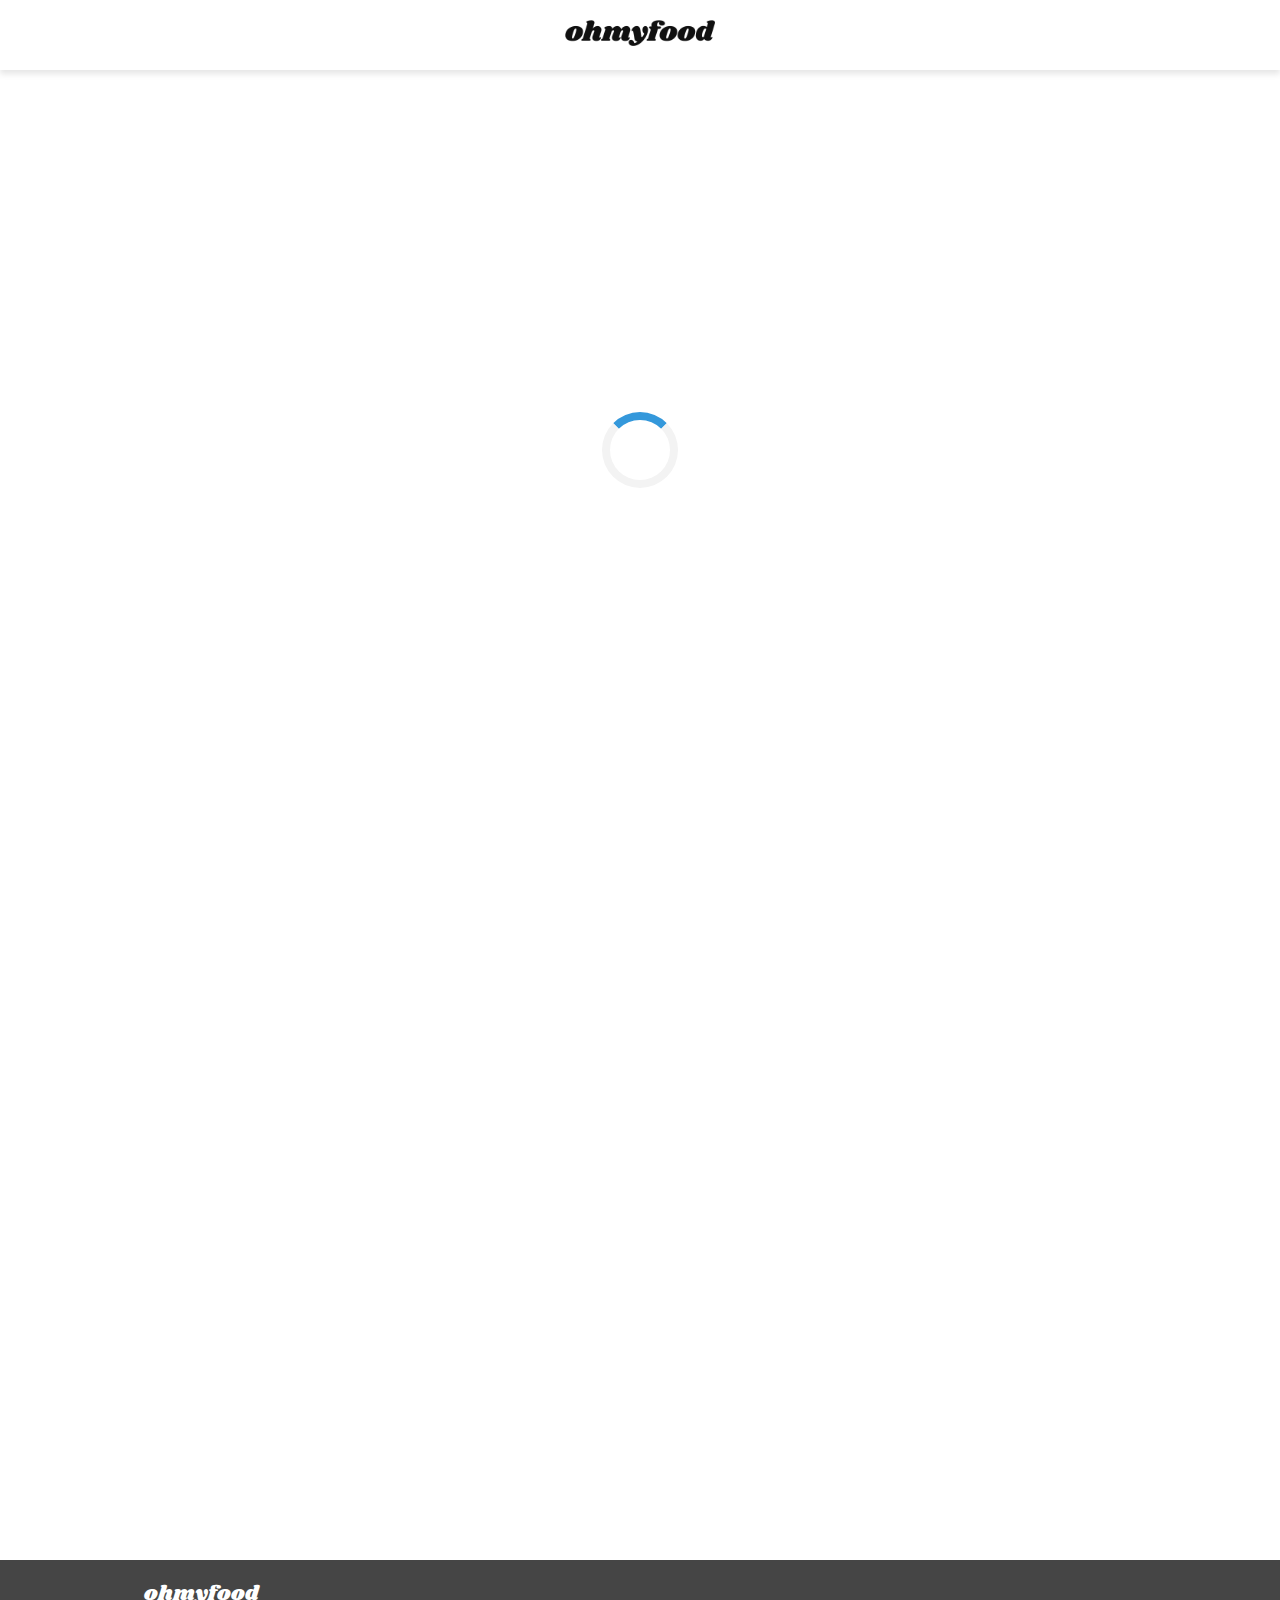
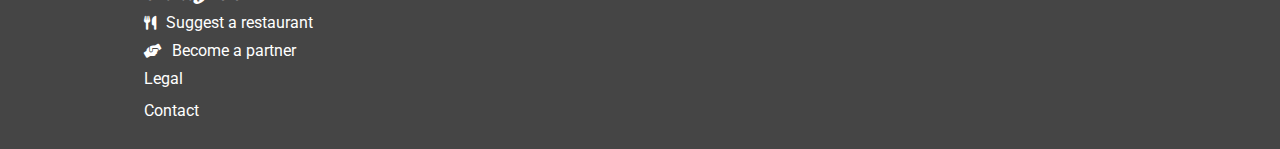
<file: index.html>
<!DOCTYPE html>
<html lang="en">

<head>
    <meta charset="UTF-8">
    <meta name="viewport" content="width=device-width, initial-scale=1.0">
    <title>OhMyFood - Home</title>
    <link rel="stylesheet" href="https://cdnjs.cloudflare.com/ajax/libs/font-awesome/6.0.0-beta3/css/all.min.css">
    <link rel="stylesheet" href="./styles/headerfooter.css">
    <link rel="stylesheet" href="./styles/home.css">
    <link rel="stylesheet" href="./sass/styles.css">
</head>

<body>

    <div class="spinner-container">
        <div class="spinner"></div>
    </div>

    <header class="header-container">
        <a href="./index.html">
            <img class="logo" src="./images/logo/ohmyfood.png" alt="OhMyFood Header Logo">
        </a>
    </header>

    <main class="content">
        <!-- Location Section -->
        <section class="location">
            <span><i class="fas fa-map-marker-alt fa-xl"></i></span>
            <span class="location-text">Paris, Belleville</span>
        </section>

        <!-- Book Menu -->
        <section class="book-menu-container">
            <h2>Book the menu you like</h2>
            <p class="restaurants-text">Discover top-of-art restaurants we picked for you</p>
            <button class="explore-restaurants">Explore our restaurants</button>
        </section>

        <!-- Restaurant Working / How it works section -->
        <section class="restaurant-working">
            <h2>How it works</h2>
            <div class="restaurant-works-container">
                <!-- Choose Restaurant button -->
                <div class="choose-restaurant-button">
                    <span class="choose-restaurant-button-circle">1</span>
                    <span class="choose-restaurant-text">
                        <i class="fas fa-mobile-alt"></i>
                        <span class="restaurant-single-text">Choose a restaurant</span>
                    </span>
                </div>
    
                <!-- Create Menu button -->
                <div class="choose-restaurant-button">
                    <span class="choose-restaurant-button-circle">2</span>
                    <span class="choose-restaurant-text">
                        <i class="fas fa-list"></i>
                        <span class="restaurant-single-text">Create your menu</span>
                    </span>
                </div>
    
                <!-- Enjoy Restaurant button -->
                <div class="enjoy-restaurant-button">
                    <span class="enjoy-restaurant-button-circle">3</span>
                    <span class="enjoy-restaurant-text">
                        <i class="fa-solid fa-store fa-xl"></i>
                        <span class="restaurant-single-text">Go enjoy it at the restaurant</span>
                    </span>
                </div>
            </div>
        </section>

        <!-- Restaurants Section -->
        <section class="restaurants-section-container">
            <div class="restaurants-section">
                <h2>Restaurants</h2>
        
                <!-- Products -->
                <article class="products">
                    <!-- 1st Product -->
                    <div class="product-card">
                        <div class="image-container">
                            <a href="./html/fullpalette.html">
                                <img class="product-img" src="./images/restaurants/The-Full-Palette.jpg" alt="The Full Palette">
                                <div class="new-badge">NEW</div>
                            </a>
                        </div>
                        <div class="product-info">
                            <div class="product-title-location">
                                <a href="./html/fullpalette.html">
                                    <div class="product-name">The Full Palette</div>
                                    <div class="product-location">New York</div>
                                </a>
                            </div>
                            <div class="product-rating">
                                <input type="checkbox" id="heart-toggle-1" />
                                <label for="heart-toggle-1" class="heart-icon">
                                    <i class="fa-regular fa-heart"></i>
                                    <i class="fa-solid fa-heart"></i>
                                </label>
                            </div>
                        </div>
                    </div>
        
                    <!-- 2nd Product -->
                    <div class="product-card">
                        <div class="image-container">
                            <a href="./html/enchantedplate.html">
                                <img class="product-img" src="./images/restaurants/The-Enchanted-Plate.jpg" alt="The Enchanted Plate">
                                <div class="new-badge">NEW</div>
                            </a>
                        </div>
                        <div class="product-info">
                            <div class="product-title-location">
                                <a href="./html/enchantedplate.html">
                                    <div class="product-name">The Enchanted Plate</div>
                                    <div class="product-location">New York</div>
                                </a>
                            </div>
                            <div class="product-rating">
                                <input type="checkbox" id="heart-toggle-2" />
                                <label for="heart-toggle-2" class="heart-icon">
                                    <i class="fa-regular fa-heart"></i>
                                    <i class="fa-solid fa-heart"></i>
                                </label>
                            </div>
                        </div>
                    </div>
        
                    <!-- 3rd Product -->
                    <div class="product-card">
                        <a href="./html/bastille.html">
                            <div class="image-container">
                                <img class="product-img" src="./images/restaurants/Bastille.jpg" alt="Bastille">
                            </div>
                        </a>
                        <div class="product-info">
                            <div class="product-title-location">
                                <a href="./html/bastille.html">
                                    <div class="product-name">Bastille</div>
                                    <div class="product-location">New York</div>
                                </a>
                            </div>
                            <div class="product-rating">
                                <input type="checkbox" id="heart-toggle-3" />
                                <label for="heart-toggle-3" class="heart-icon">
                                    <i class="fa-regular fa-heart"></i>
                                    <i class="fa-solid fa-heart"></i>
                                </label>
                            </div>
                        </div>
                    </div>
        
                    <!-- 4th Product -->
                    <div class="product-card">
                        <a href="./html/legourmand.html">
                            <div class="image-container">
                                <img class="product-img" src="./images/restaurants/Le-Gourmand.jpg" alt="Le Gourmand">
                            </div>
                        </a>
                        <div class="product-info">
                            <div class="product-title-location">
                                <a href="./html/legourmand.html">
                                    <div class="product-name">Le Gourmand</div>
                                    <div class="product-location">New York</div>
                                </a>
                            </div>
                            <div class="product-rating">
                                <input type="checkbox" id="heart-toggle-4" />
                                <label for="heart-toggle-4" class="heart-icon">
                                    <i class="fa-regular fa-heart"></i> 
                                    <i class="fa-solid fa-heart"></i>
                                </label>
                            </div>
                        </div>
                    </div>
                </article>
            </div>
        </section>
        
    </main>

    <footer class="footer-container">
        <div class="footer-icons-container">
            <a href="index.html"><span class="footer-logo-text">ohmyfood</span></a>
            <a href="#"><span class="footer-page"><span class="footer-icon"><i class="fas fa-utensils"></i></span>Suggest a
                restaurant</span></a>
            <a href="#"><span class="footer-page"><span class="footer-icon"><i class="fa-solid fa-handshake-angle"></i></span>Become a
                partner</span></a>
            <a href="#"><span class="footer-page">Legal</span></a>
            <span class="footer-page"><a class="contact" href="mailto:ohmyfood@gmail.com">Contact</a></span>
        </div>
    </footer>
</body>

</html>
</file>
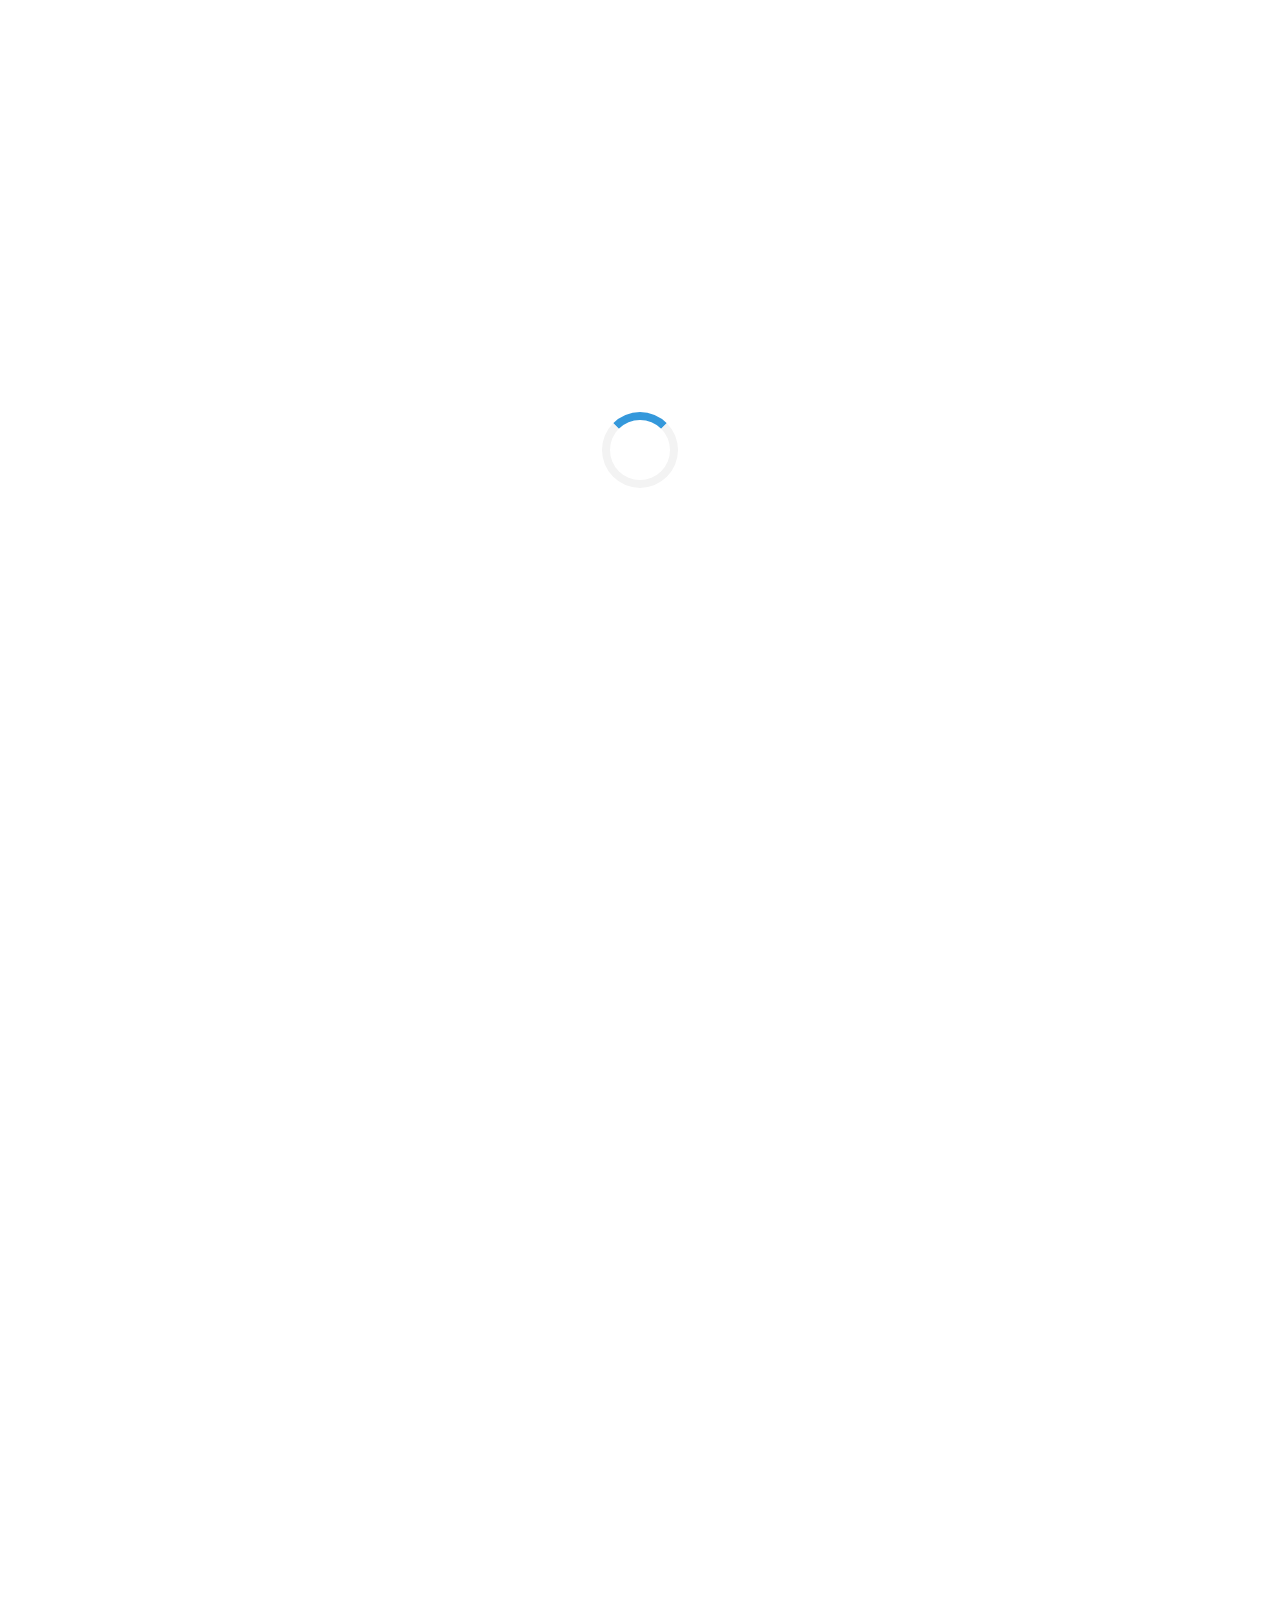
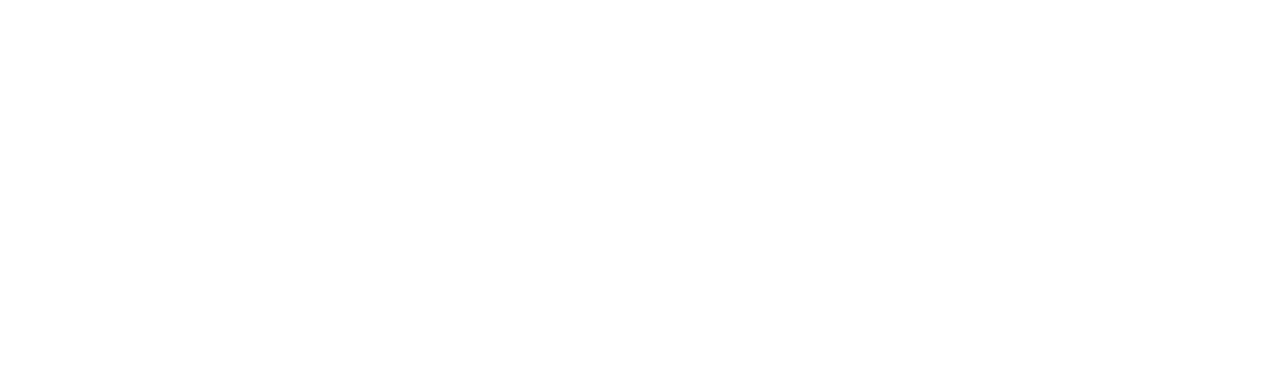
<file: html/index.html>
<!DOCTYPE html>
<html lang="en">

<head>
    <meta charset="UTF-8">
    <meta name="viewport" content="width=device-width, initial-scale=1.0">
    <title>OhMyFood - Home</title>
    <link rel="stylesheet" href="https://cdnjs.cloudflare.com/ajax/libs/font-awesome/6.0.0-beta3/css/all.min.css">
    <link rel="stylesheet" href="../styles/headerfooter.css">
    <link rel="stylesheet" href="../styles/home.css">
    <link rel="stylesheet" href="../sass/styles.css">
</head>

<body>

    <div class="spinner-container">
        <div class="spinner"></div>
    </div>

    <div class="content">
        <!-- Header -->
        <div class="header-container">
            <a href="./index.html">
                <img class="logo" src="../images/logo/ohmyfood.png" alt="OhMyFood Header Logo">
            </a>
        </div>

        <!-- Location Section -->
        <div class="location">
            <span><i class="fas fa-map-marker-alt"></i></span>
            <span class="location-text">Paris, Belleville</span>
        </div>

        <!-- Book Menu -->
        <div class="book-menu-container">
            <h2>Book the menu you like</h2>
            <p class="restaurants-text">Discover top-of-art restaurants we picked for you</p>
            <button class="explore-restaurants">Explore our restaurants</button>
        </div>

        <!-- Restaurant Working -->
        <div class="restaurant-working">
            <h2>How it works</h2>
            <!-- Choose Restaurant button -->
            <span class="choose-restaurant-button">
                <span class="choose-restaurant-button-circle">1</span>
                <span class="choose-restaurant-text">
                    <i class="fas fa-mobile-alt"></i>
                    <span class="restaurant-single-text">Choose a restaurant</span>
                </span>
            </span>

            <!-- Choose Restaurant button -->
            <span class="choose-restaurant-button">
                <span class="choose-restaurant-button-circle">2</span>
                <span class="choose-restaurant-text">
                    <i class="fas fa-list"></i>
                    <span class="restaurant-single-text">Create your menu</span>
                </span>
            </span>

            <!-- Choose Restaurant button -->
            <span class="enjoy-restaurant-button">
                <span class="enjoy-restaurant-button-circle">3</span>
                <span class="enjoy-restaurant-text">
                    <i class="fas fa-store-alt"></i>
                    <span class="restaurant-single-text">Go enjoy it at the restaurant</span>
                </span>
            </span>
        </div>

        <!-- Restaurants Section -->
        <div class="restaurants-section-container">
            <div class="restaurants-section">
                <h2>Restaurants</h2>

                <!-- Products -->
                <!-- 1st Product -->
                <div class="products">
                    <div class="product-card">
                        <a href="./fullpalette.html">
                            <div class="image-container">
                                <img class="product-img" src="../images/restaurants/The-Full-Palette.jpg"
                                    alt="The Full Palette">
                                <div class="new-badge">NEW</div>
                            </div>
                            <div class="product-info">
                                <div class="product-title-location">
                                    <div class="product-name">
                                        The Full Palette
                                    </div>
                                    <div class="product-location">
                                        New York
                                    </div>
                                </div>
                                <!-- <div class="product-rating">
                                    <i class="fa-regular fa-heart"></i>
                                </div> -->
                                <div class="product-rating">
                                    <input type="checkbox" id="heart-toggle" />
                                    <label for="heart-toggle" class="heart-icon">
                                        <i class="fa-regular fa-heart"></i>
                                        <i class="fa-solid fa-heart"></i>
                                    </label>
                                </div>

                            </div>
                        </a>
                    </div>

                    <!-- 2nd Product -->
                    <div class="product-card">
                        <a href="./enchantedplate.html">
                            <div class="image-container">
                                <img class="product-img" src="../images/restaurants/The-Enchanted-Plate.jpg"
                                    alt="The Enchanted Plate">
                                <div class="new-badge">NEW</div>
                            </div>
                            <div class="product-info">
                                <div class="product-title-location">
                                    <div class="product-name">
                                        The Enchanted Plate
                                    </div>
                                    <div class="product-location">
                                        New York
                                    </div>
                                </div>
                                <div class="product-rating">
                                    <label for="heart-toggle" class="heart-icon">
                                        <i class="fa-regular fa-heart"></i>
                                        <i class="fa-solid fa-heart"></i>
                                    </label>
                                </div>
                            </div>
                        </a>
                    </div>

                    <!-- 3rd Product -->
                    <div class="product-card">
                        <a href="./bastille.html">
                            <div class="image-container">
                                <img class="product-img" src="../images/restaurants/Bastille.jpg" alt="Bastille">
                            </div>
                            <div class="product-info">
                                <div class="product-title-location">
                                    <div class="product-name">
                                        Bastille
                                    </div>
                                    <div class="product-location">
                                        New York
                                    </div>
                                </div>
                                <div class="product-rating">
                                    <label for="heart-toggle" class="heart-icon">
                                        <i class="fa-regular fa-heart"></i>
                                        <i class="fa-solid fa-heart"></i>
                                    </label>
                                </div>
                            </div>
                        </a>
                    </div>

                    <!-- 4th Product -->
                    <div class="product-card">
                        <a href="./legourmand.html">
                            <div class="image-container">
                                <img class="product-img" src="../images/restaurants/Le-Gourmand.jpg" alt="Le Gourmand">
                            </div>
                            <div class="product-info">
                                <div class="product-title-location">
                                    <div class="product-name">
                                        Le Gourmand
                                    </div>
                                    <div class="product-location">
                                        New York
                                    </div>
                                </div>
                                <div class="product-rating">
                                    <label for="heart-toggle" class="heart-icon">
                                        <i class="fa-regular fa-heart"></i>
                                        <i class="fa-solid fa-heart"></i>
                                    </label>
                                </div>
                            </div>
                        </a>
                    </div>
                </div>



            </div>
        </div>



        <!-- Footer -->
        <div class="footer-container">
            <span class="footer-logo-text">ohmyfood</span>
            <span class="footer-page"><span class="footer-icon"><i class="fas fa-utensils"></i></span>Suggest a
                restaurant</span>
            <span class="footer-page"><span class="footer-icon"><i class="fas fa-handshake"></i></span>Become a
                partner</span>
            <span class="footer-page">Legal</span>
            <span class="footer-page"><a class="contact" href="mailto: ohmyfood@gmail.com">Contact</a></span>
        </div>
    </div>
</body>

<!-- <script>
    window.onload = function () {
        setTimeout(function () {
            document.querySelector('.spinner-container').style.display = 'none';
            document.querySelector('.content').style.display = 'block';
        }, 2000); // Set timeout to match the spinner's animation duration
    };
</script> -->

</html>
</file>
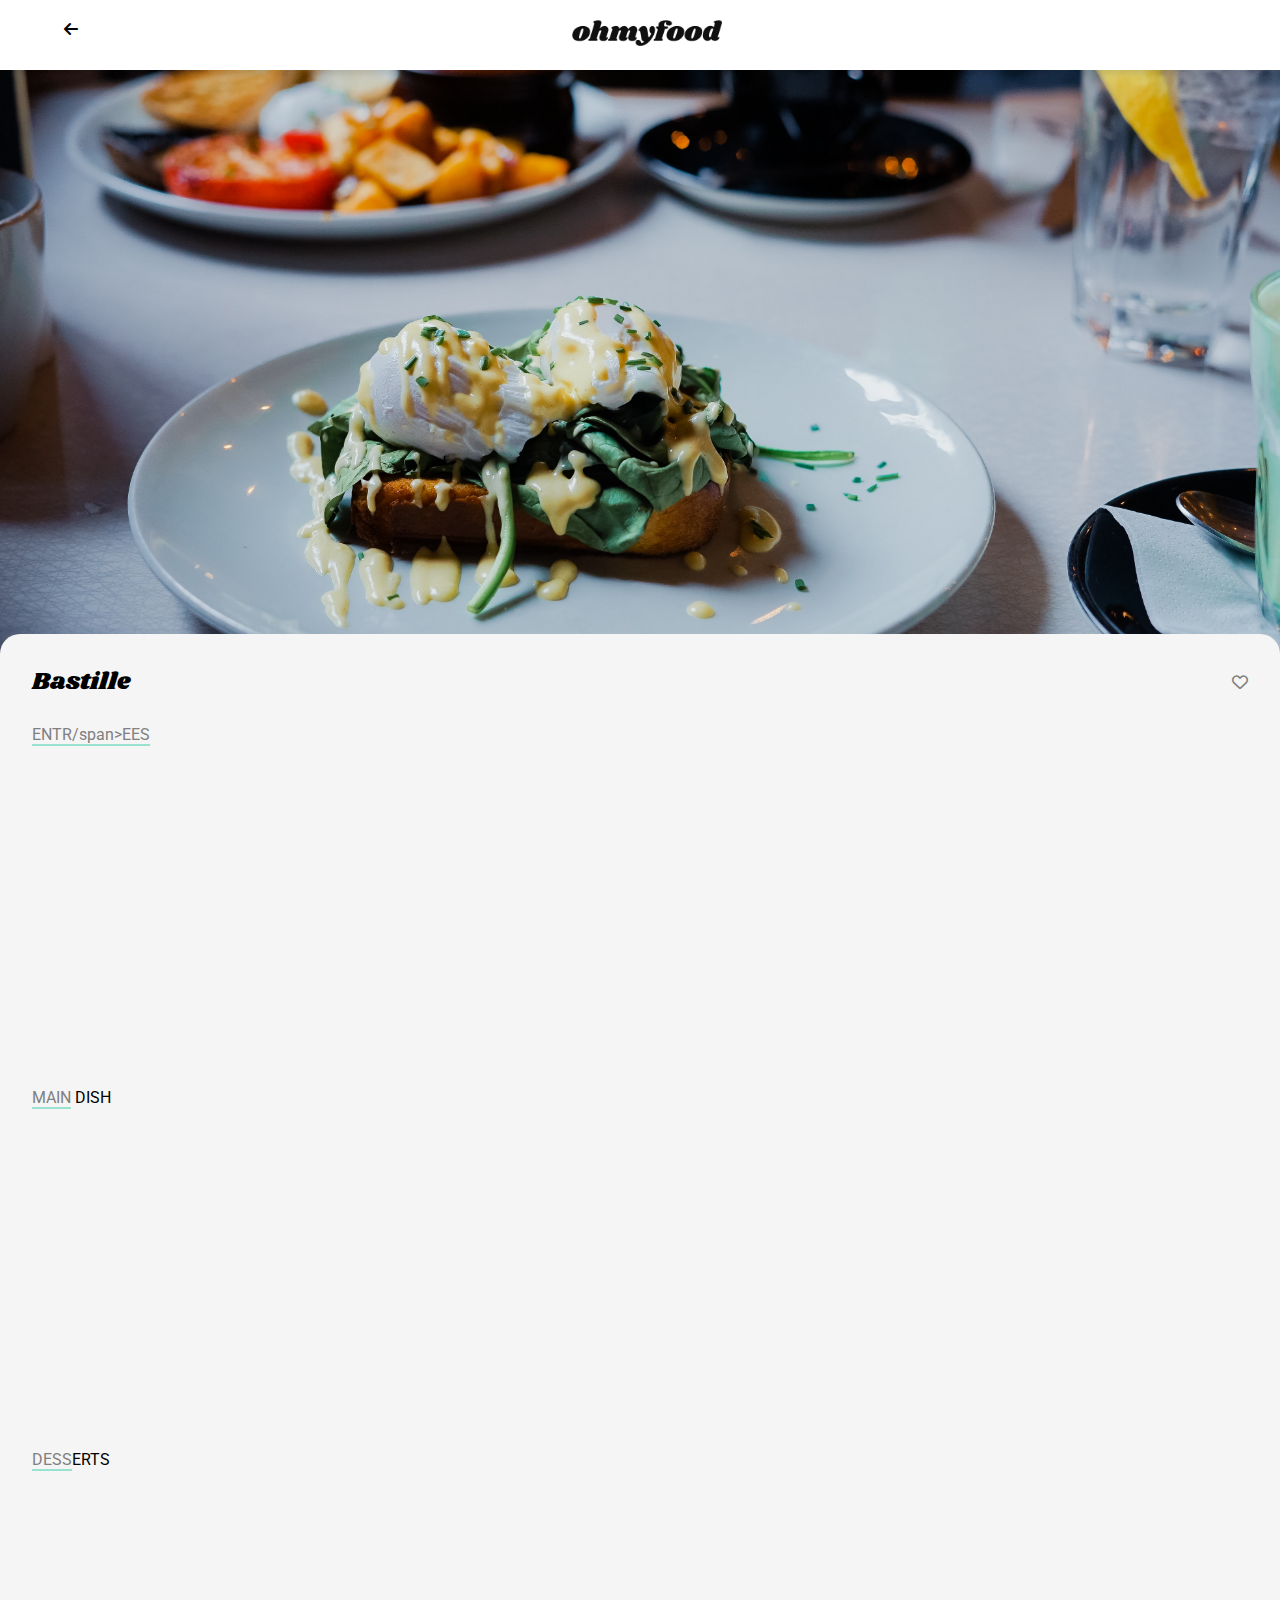
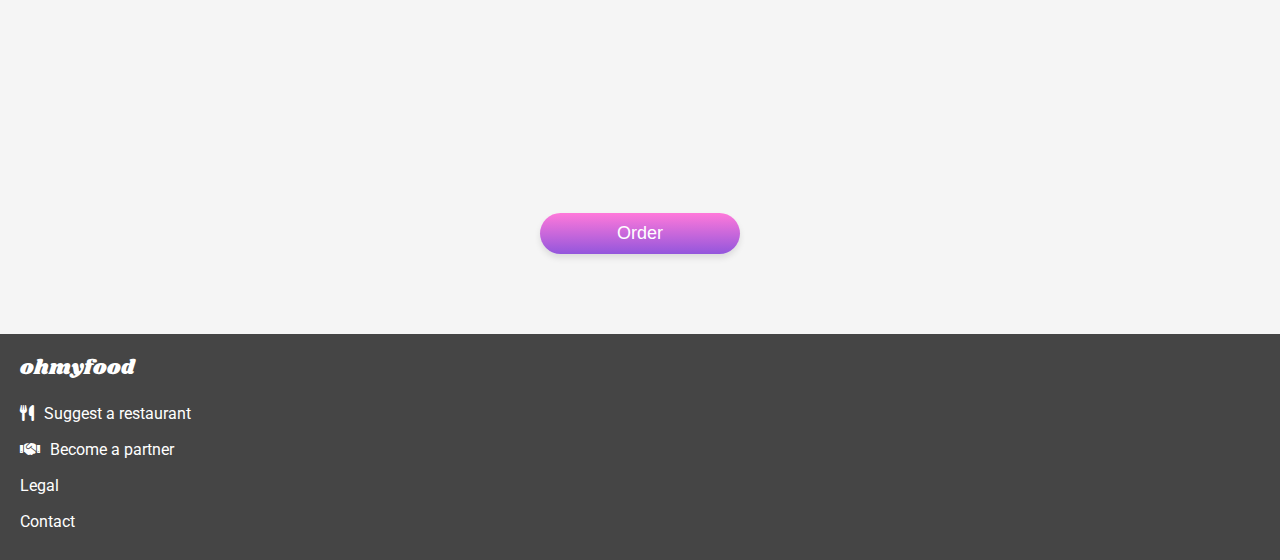
<file: Bastille.html>
<!DOCTYPE html>
<html lang="en">

<head>
    <meta charset="UTF-8">
    <meta name="viewport" content="width=device-width, initial-scale=1.0">
    <title>Bastille - OhMyFood</title>
    <link rel="stylesheet" href="https://cdnjs.cloudflare.com/ajax/libs/font-awesome/6.0.0-beta3/css/all.min.css">
    <link rel="stylesheet" href="./styles/headerfooter.css">
    <link rel="stylesheet" href="./styles/category.css">
    <link rel="stylesheet" href="./styles.css">
</head>

<body>
    <!-- Header -->
    <div class="header-container-category">
        <div class="header-category">
            <a href="javascript:history.back()" class="go-back-arrow"><i class="fas fa-arrow-left"></i></a>
            <a href="./Home.html">
                <img class="logo" src="./images/logo/ohmyfood.png" alt="OhMyFood Header Logo">
            </a>
            <span></span>
        </div>
    </div>


    <!-- Hero Section Image -->
    <div class="hero-section">
        <img class="hero-section-img" src="./images/restaurants/Bastille.jpg" alt="Bastille">
    </div>


    <!-- Products -->
    <div class="products-parent-container">
        <div class="products-inner-container">
            <div class="bastille-title-container">
                <h2 class="bastille-main-heading">Bastille</h2>
                <i class="fa-regular fa-heart"></i>
            </div>

            <!-- Entree Category -->
            <div class="inner-category">
                <!-- <span class="entree-main-text">ENTREES</span> -->
                <p><span class="entree-main-text">ENTR/span>EES</p>


                <!-- Category Products -->
                <div class="category-product">
                    <h2 class="category-product-name">Citrus Squid Carpaccio</h2>
                    <div class="product-category-price-container">
                        <span class="product-category-desc">With orange zest</span>
                        <span class="product-category-price">35 €</span>
                    </div>
                    <div class="tick-container">
                        <div class="circle">
                            <i class="fas fa-check"></i>
                        </div>
                    </div>
                </div>

                <!-- 2nd Product -->
                <div class="category-product">
                    <h2 class="category-product-name">Grandmother’s Vegetable Soup</h2>
                    <div class="product-category-price-container">
                        <span class="product-category-desc">Carrots, parsnips, Jerusalem artichoke</span>
                        <span class="product-category-price">35 €</span>
                    </div>
                    <div class="tick-container">
                        <div class="circle">
                            <i class="fas fa-check"></i>
                        </div>
                    </div>
                </div>

                <!-- 3rd Product -->
                <div class="category-product">
                    <h2 class="category-product-name">Revisted</h2>
                    <div class="product-category-price-container">
                        <span class="product-category-desc">Carrots, parsnips, Jerusalem artichoke</span>
                        <span class="product-category-price">20 €</span>
                    </div>
                    <div class="tick-container">
                        <div class="circle">
                            <i class="fas fa-check"></i>
                        </div>
                    </div>
                </div>
            </div>

            <!-- MAIN DISH Category -->
            <div class="inner-category">
                <!-- <span class="entree-main-text">MAIN DISH</span> -->
                <p><span class="entree-main-text">MAIN</span> DISH</p>


                <!-- Category Products -->
                <div class="category-product">
                    <h2 class="category-product-name">Scallops</h2>
                    <div class="product-category-price-container">
                        <span class="product-category-desc">With mashed parsnip</span>
                        <span class="product-category-price">40 €</span>
                    </div>
                    <div class="tick-container">
                        <div class="circle">
                            <i class="fas fa-check"></i>
                        </div>
                    </div>
                </div>

                <!-- 2nd Product -->
                <div class="category-product">
                    <h2 class="category-product-name">Magret de canard</h2>
                    <div class="product-category-price-container">
                        <span class="product-category-desc">With mashed potatoes</span>
                        <span class="product-category-price">35 €</span>
                    </div>
                    <div class="tick-container">
                        <div class="circle">
                            <i class="fas fa-check"></i>
                        </div>
                    </div>
                </div>

                <!-- 3rd Product -->
                <div class="category-product">
                    <h2 class="category-product-name">Game Hen</h2>
                    <div class="product-category-price-container">
                        <span class="product-category-desc">With vegetable gnocchis</span>
                        <span class="product-category-price">44 €</span>
                    </div>
                    <div class="tick-container">
                        <div class="circle">
                            <i class="fas fa-check"></i>
                        </div>
                    </div>
                </div>
            </div>

            <!-- DESSERTS Category -->
            <div class="inner-category">
                <!-- <span class="entree-main-text">DESSERTS</span> -->
                 <p><span class="entree-main-text">DESS</span>ERTS</p>


                <!-- Category Products -->
                <div class="category-product">
                    <h2 class="category-product-name">Floral Ice Cream</h2>
                    <div class="product-category-price-container">
                        <span class="product-category-desc">With hazelnut butter</span>
                        <span class="product-category-price">18 €</span>
                    </div>
                    <div class="tick-container">
                        <div class="circle">
                            <i class="fas fa-check"></i>
                        </div>
                    </div>
                </div>

                <!-- 2nd Product -->
                <div class="category-product">
                    <h2 class="category-product-name">Chocolate Lava Cake</h2>
                    <div class="product-category-price-container">
                        <span class="product-category-desc">Revisted</span>
                        <span class="product-category-price">22 €</span>
                    </div>
                    <div class="tick-container">
                        <div class="circle">
                            <i class="fas fa-check"></i>
                        </div>
                    </div>
                </div>

                <!-- 3rd Product -->
                <div class="category-product">
                    <h2 class="category-product-name">Napolean</h2>
                    <div class="product-category-price-container">
                        <span class="product-category-desc">With blueberries and marzipan</span>
                        <span class="product-category-price">23 €</span>
                    </div>
                    <div class="tick-container">
                        <div class="circle">
                            <i class="fas fa-check"></i>
                        </div>
                    </div>
                </div>
            </div>

            <button class="order-button">Order</button>

        </div>
    </div>



    <!-- Footer -->
    <div class="footer-container">
        <span class="footer-logo-text">ohmyfood</span>
        <span class="footer-page"><span class="footer-icon"><i class="fas fa-utensils"></i></span>Suggest a
            restaurant</span>
        <span class="footer-page"><span class="footer-icon"><i class="fas fa-handshake"></i></span>Become a
            partner</span>
        <span class="footer-page">Legal</span>
        <span class="footer-page"><a class="contact" href="mailto: ohmyfood@gmail.com">Contact</a></span>
    </div>
</body>

</html>
</file>
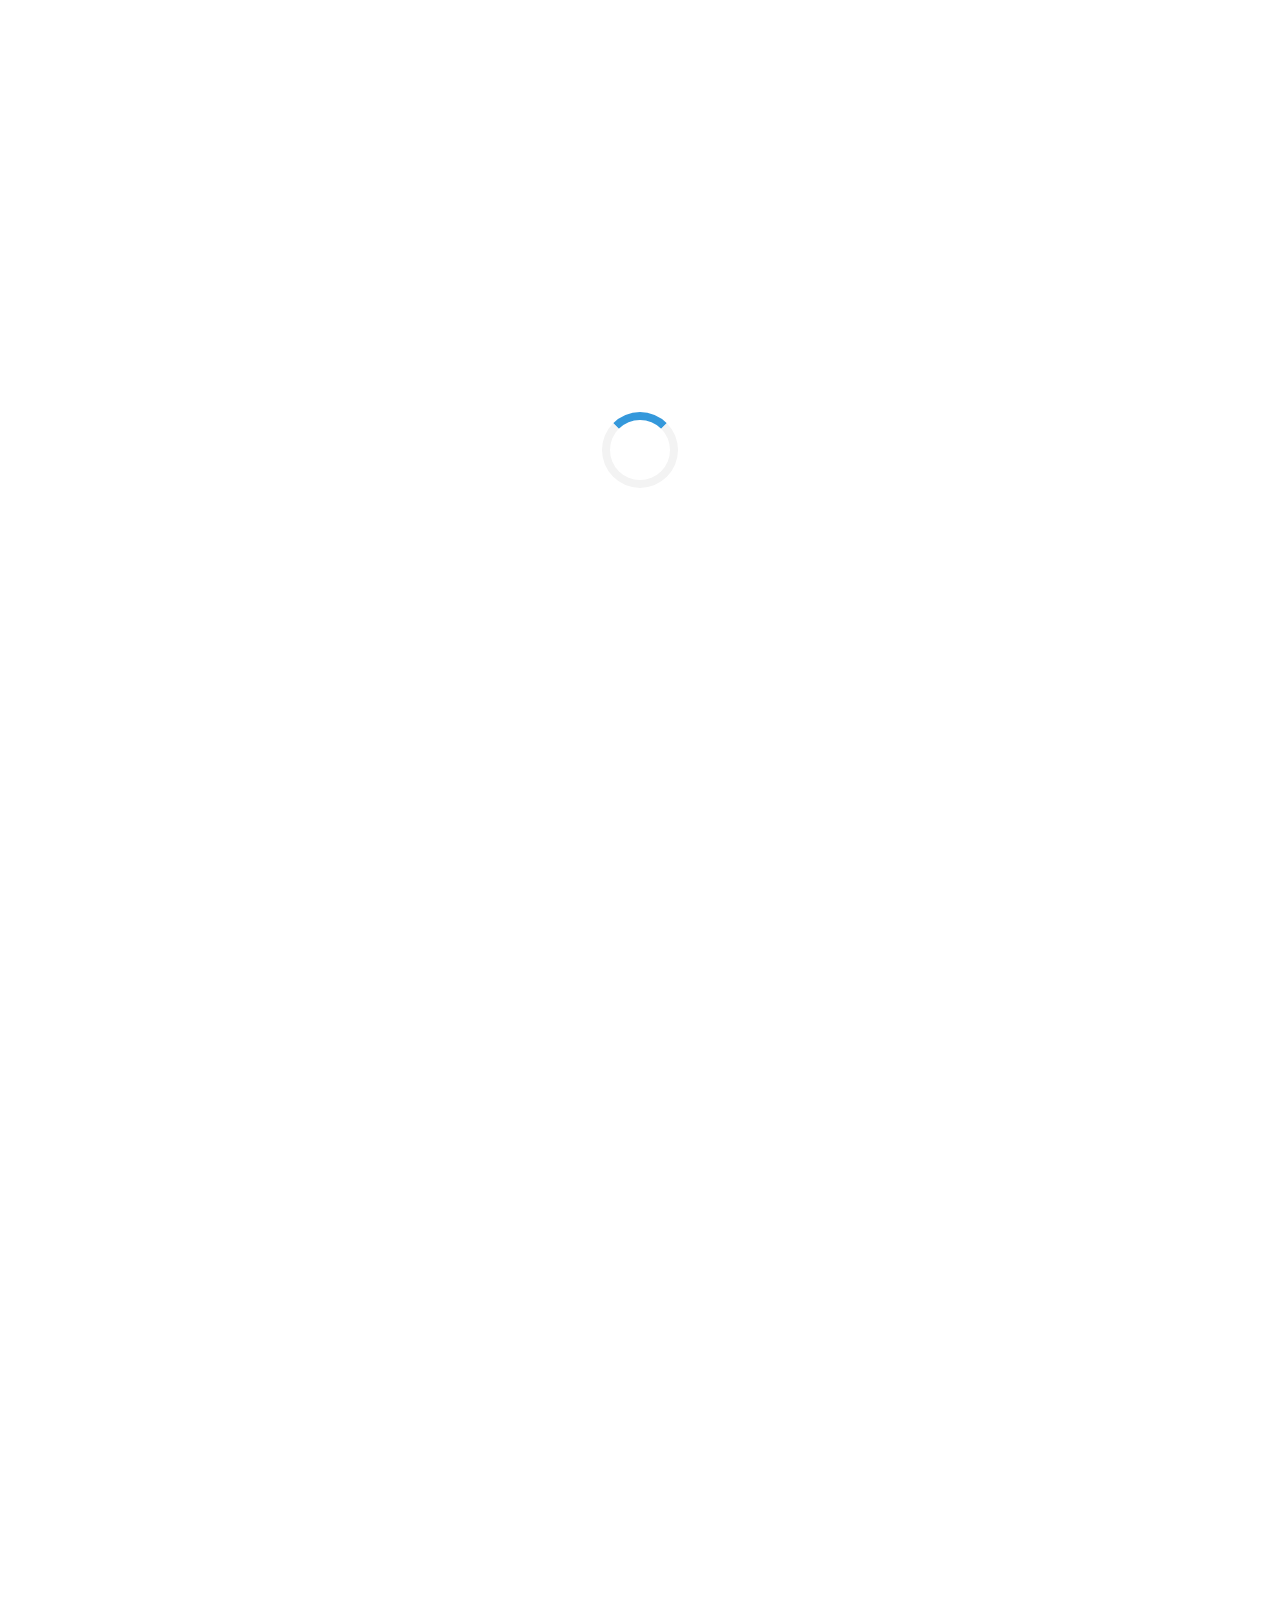
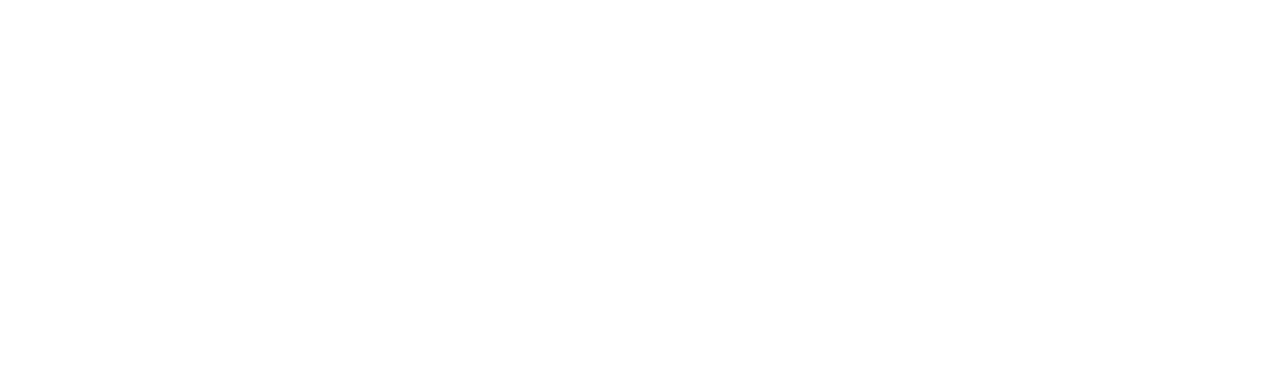
<file: Home.html>
<!DOCTYPE html>
<html lang="en">

<head>
    <meta charset="UTF-8">
    <meta name="viewport" content="width=device-width, initial-scale=1.0">
    <title>OhMyFood - Home</title>
    <link rel="stylesheet" href="https://cdnjs.cloudflare.com/ajax/libs/font-awesome/6.0.0-beta3/css/all.min.css">
    <link rel="stylesheet" href="./styles/headerfooter.css">
    <link rel="stylesheet" href="./styles/home.css">
    <link rel="stylesheet" href="./styles.css">
</head>

<body>

    <div class="spinner-container">
        <div class="spinner"></div>
    </div>

    <div class="content">
        <!-- Header -->
        <div class="header-container">
            <a href="./Home.html">
                <img class="logo" src="./images/logo/ohmyfood.png" alt="OhMyFood Header Logo">
            </a>
        </div>

        <!-- Location Section -->
        <div class="location">
            <span><i class="fas fa-map-marker-alt"></i></span>
            <span class="location-text">Paris, Belleville</span>
        </div>

        <!-- Book Menu -->
        <div class="book-menu-container">
            <h2>Book the menu you like</h2>
            <p class="restaurants-text">Discover top-of-art restaurants we picked for you</p>
            <button class="explore-restaurants">Explore our restaurants</button>
        </div>

        <!-- Restaurant Working -->
        <div class="restaurant-working">
            <h2>How it works</h2>
            <!-- Choose Restaurant button -->
            <span class="choose-restaurant-button">
                <span class="choose-restaurant-button-circle">1</span>
                <span class="choose-restaurant-text">
                    <i class="fas fa-mobile-alt"></i>
                    <span class="restaurant-single-text">Choose a restaurant</span>
                </span>
            </span>

            <!-- Choose Restaurant button -->
            <span class="choose-restaurant-button">
                <span class="choose-restaurant-button-circle">2</span>
                <span class="choose-restaurant-text">
                    <i class="fas fa-list"></i>
                    <span class="restaurant-single-text">Create your menu</span>
                </span>
            </span>

            <!-- Choose Restaurant button -->
            <span class="enjoy-restaurant-button">
                <span class="enjoy-restaurant-button-circle">3</span>
                <span class="enjoy-restaurant-text">
                    <i class="fas fa-store-alt"></i>
                    <span class="restaurant-single-text">Go enjoy it at the restaurant</span>
                </span>
            </span>
        </div>

        <!-- Restaurants Section -->
        <div class="restaurants-section-container">
            <div class="restaurants-section">
                <h2>Restaurants</h2>

                <!-- Products -->
                <!-- 1st Product -->
                <div class="products">
                    <div class="product-card">
                        <a href="./TheFullPalette.html">
                            <div class="image-container">
                                <img class="product-img" src="./images/restaurants/The-Full-Palette.jpg"
                                    alt="The Full Palette">
                                <div class="new-badge">NEW</div>
                            </div>
                            <div class="product-info">
                                <div class="product-title-location">
                                    <div class="product-name">
                                        The Full Palette
                                    </div>
                                    <div class="product-location">
                                        New York
                                    </div>
                                </div>
                                <!-- <div class="product-rating">
                                    <i class="fa-regular fa-heart"></i>
                                </div> -->
                                <div class="product-rating">
                                    <input type="checkbox" id="heart-toggle" />
                                    <label for="heart-toggle" class="heart-icon">
                                        <i class="fa-regular fa-heart"></i>
                                        <i class="fa-solid fa-heart"></i>
                                    </label>
                                </div>

                            </div>
                        </a>
                    </div>

                    <!-- 2nd Product -->
                    <div class="product-card">
                        <a href="./TheEnchantedPlate.html">
                            <div class="image-container">
                                <img class="product-img" src="./images/restaurants/The-Enchanted-Plate.jpg"
                                    alt="The Enchanted Plate">
                                <div class="new-badge">NEW</div>
                            </div>
                            <div class="product-info">
                                <div class="product-title-location">
                                    <div class="product-name">
                                        The Enchanted Plate
                                    </div>
                                    <div class="product-location">
                                        New York
                                    </div>
                                </div>
                                <div class="product-rating">
                                    <label for="heart-toggle" class="heart-icon">
                                        <i class="fa-regular fa-heart"></i>
                                        <i class="fa-solid fa-heart"></i>
                                    </label>
                                </div>
                            </div>
                        </a>
                    </div>

                    <!-- 3rd Product -->
                    <div class="product-card">
                        <a href="./Bastille.html">
                            <div class="image-container">
                                <img class="product-img" src="./images/restaurants/Bastille.jpg" alt="Bastille">
                            </div>
                            <div class="product-info">
                                <div class="product-title-location">
                                    <div class="product-name">
                                        Bastille
                                    </div>
                                    <div class="product-location">
                                        New York
                                    </div>
                                </div>
                                <div class="product-rating">
                                    <label for="heart-toggle" class="heart-icon">
                                        <i class="fa-regular fa-heart"></i>
                                        <i class="fa-solid fa-heart"></i>
                                    </label>
                                </div>
                            </div>
                        </a>
                    </div>

                    <!-- 4th Product -->
                    <div class="product-card">
                        <a href="./LeGourmand.html">
                            <div class="image-container">
                                <img class="product-img" src="./images/restaurants/Le-Gourmand.jpg" alt="Le Gourmand">
                            </div>
                            <div class="product-info">
                                <div class="product-title-location">
                                    <div class="product-name">
                                        Le Gourmand
                                    </div>
                                    <div class="product-location">
                                        New York
                                    </div>
                                </div>
                                <div class="product-rating">
                                    <label for="heart-toggle" class="heart-icon">
                                        <i class="fa-regular fa-heart"></i>
                                        <i class="fa-solid fa-heart"></i>
                                    </label>
                                </div>
                            </div>
                        </a>
                    </div>
                </div>



            </div>
        </div>



        <!-- Footer -->
        <div class="footer-container">
            <span class="footer-logo-text">ohmyfood</span>
            <span class="footer-page"><span class="footer-icon"><i class="fas fa-utensils"></i></span>Suggest a
                restaurant</span>
            <span class="footer-page"><span class="footer-icon"><i class="fas fa-handshake"></i></span>Become a
                partner</span>
            <span class="footer-page">Legal</span>
            <span class="footer-page"><a class="contact" href="mailto: ohmyfood@gmail.com">Contact</a></span>
        </div>
    </div>
</body>

<!-- <script>
    window.onload = function () {
        setTimeout(function () {
            document.querySelector('.spinner-container').style.display = 'none';
            document.querySelector('.content').style.display = 'block';
        }, 2000); // Set timeout to match the spinner's animation duration
    };
</script> -->

</html>
</file>
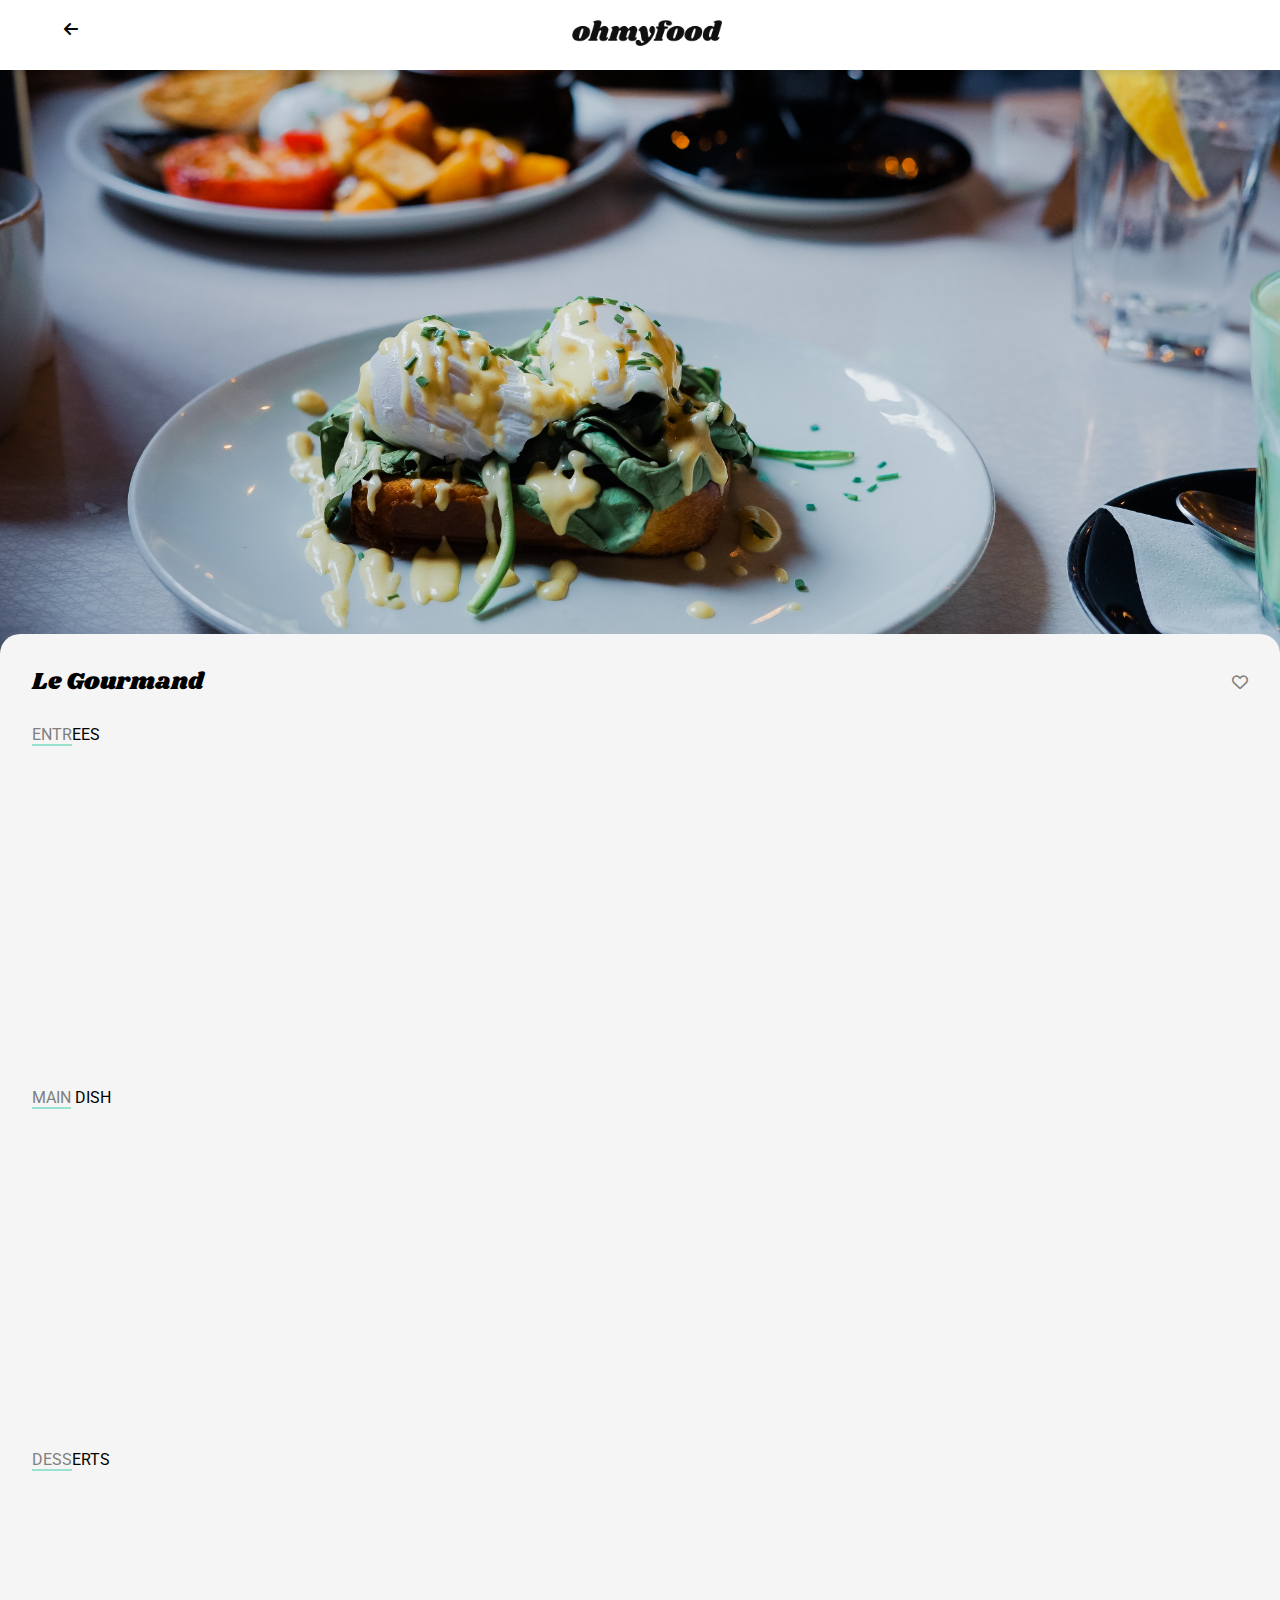
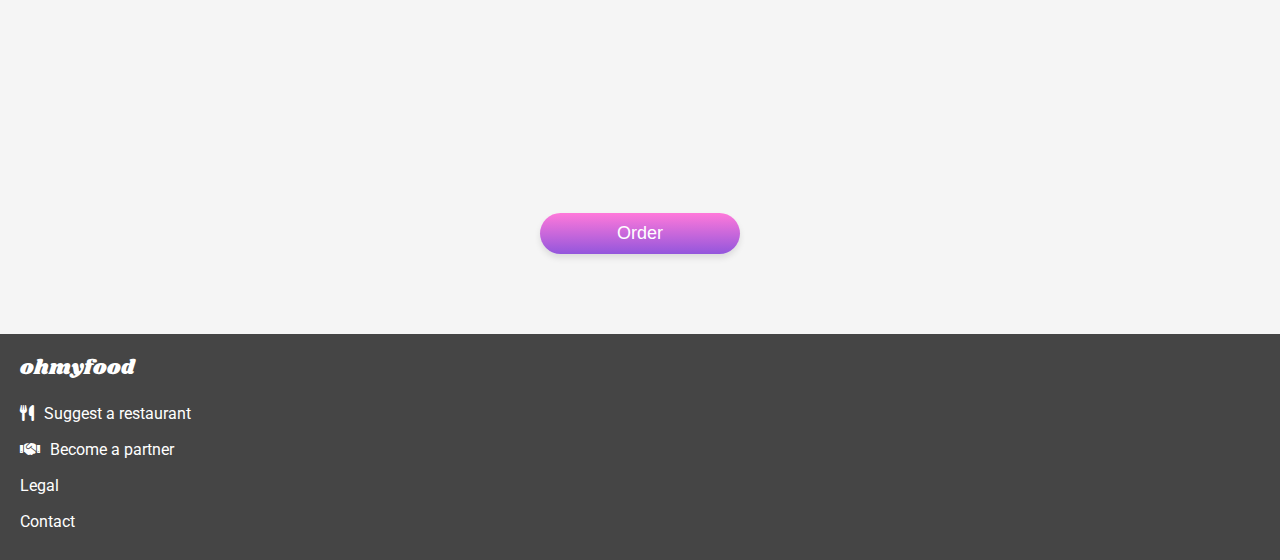
<file: LeGourmand.html>
<!DOCTYPE html>
<html lang="en">

<head>
    <meta charset="UTF-8">
    <meta name="viewport" content="width=device-width, initial-scale=1.0">
    <title>Le Gourmand - OhMyFood</title>
    <link rel="stylesheet" href="https://cdnjs.cloudflare.com/ajax/libs/font-awesome/6.0.0-beta3/css/all.min.css">
    <link rel="stylesheet" href="./styles/headerfooter.css">
    <link rel="stylesheet" href="./styles/category.css">
    <link rel="stylesheet" href="./styles.css">
</head>

<body>
    <!-- Header -->
    <div class="header-container-category">
        <div class="header-category">
            <a href="javascript:history.back()" class="go-back-arrow"><i class="fas fa-arrow-left"></i></a>
            <a href="./Home.html">
                <img class="logo" src="./images/logo/ohmyfood.png" alt="OhMyFood Header Logo">
            </a>
            <span></span>
        </div>
    </div>


    <!-- Hero Section Image -->
    <div class="hero-section">
        <img class="hero-section-img" src="./images/restaurants/Bastille.jpg" alt="Bastille">
    </div>


    <!-- Products -->
    <div class="products-parent-container">
        <div class="products-inner-container">
            <div class="bastille-title-container">
                <h2 class="bastille-main-heading">Le Gourmand</h2>
                <i class="fa-regular fa-heart"></i>
            </div>

            <!-- Entree Category -->
            <div class="inner-category">
                <!-- <span class="entree-main-text">ENTREES</span> -->
                <p><span class="entree-main-text">ENTR</span>EES</p>


                <!-- Category Products -->
                <div class="category-product">
                    <h2 class="category-product-name">Tuna Carpaccio</h2>
                    <div class="product-category-price-container">
                        <span class="product-category-desc">Seasoned with yuzu</span>
                        <span class="product-category-price">25 €</span>
                    </div>
                    <div class="tick-container">
                        <div class="circle">
                            <i class="fas fa-check"></i>
                        </div>
                    </div>
                </div>

                <!-- 2nd Product -->
                <div class="category-product">
                    <h2 class="category-product-name">Crunchy Lobster Croquets</h2>
                    <div class="product-category-price-container">
                        <span class="product-category-desc">With seasonal vegetables</span>
                        <span class="product-category-price">35 €</span>
                    </div>
                    <div class="tick-container">
                        <div class="circle">
                            <i class="fas fa-check"></i>
                        </div>
                    </div>
                </div>

                <!-- 3rd Product -->
                <div class="category-product">
                    <h2 class="category-product-name">Mushroom Soup</h2>
                    <div class="product-category-price-container">
                        <span class="product-category-desc">With truffles</span>
                        <span class="product-category-price">20 €</span>
                    </div>
                    <div class="tick-container">
                        <div class="circle">
                            <i class="fas fa-check"></i>
                        </div>
                    </div>
                </div>
            </div>

            <!-- MAIN DISH Category -->
            <div class="inner-category">
                <!-- <span class="entree-main-text">MAIN DISH</span> -->
                <p><span class="entree-main-text">MAIN</span> DISH</p>


                <!-- Category Products -->
                <div class="category-product">
                    <h2 class="category-product-name">Roast Chicken with Provencal Herbs</h2>
                    <div class="product-category-price-container">
                        <span class="product-category-desc">With truffle cream</span>
                        <span class="product-category-price">40 €</span>
                    </div>
                    <div class="tick-container">
                        <div class="circle">
                            <i class="fas fa-check"></i>
                        </div>
                    </div>
                </div>

                <!-- 2nd Product -->
                <div class="category-product">
                    <h2 class="category-product-name">Roasted Lobster</h2>
                    <div class="product-category-price-container">
                        <span class="product-category-desc">With seasonal vegetables</span>
                        <span class="product-category-price">35 €</span>
                    </div>
                    <div class="tick-container">
                        <div class="circle">
                            <i class="fas fa-check"></i>
                        </div>
                    </div>
                </div>

                <!-- 3rd Product -->
                <div class="category-product">
                    <h2 class="category-product-name">Angus Beef Ribs</h2>
                    <div class="product-category-price-container">
                        <span class="product-category-desc">With mashed parsnips</span>
                        <span class="product-category-price">44 €</span>
                    </div>
                    <div class="tick-container">
                        <div class="circle">
                            <i class="fas fa-check"></i>
                        </div>
                    </div>
                </div>
            </div>

            <!-- DESSERTS Category -->
            <div class="inner-category">
                <!-- <span class="entree-main-text">DESSERTS</span> -->
                <p><span class="entree-main-text">DESS</span>ERTS</p>


                <!-- Category Products -->
                <div class="category-product">
                    <h2 class="category-product-name">Assorted Dessert Plate</h2>
                    <div class="product-category-price-container">
                        <span class="product-category-desc">Chef’s choice</span>
                        <span class="product-category-price">18 €</span>
                    </div>
                    <div class="tick-container">
                        <div class="circle">
                            <i class="fas fa-check"></i>
                        </div>
                    </div>
                </div>

                <!-- 2nd Product -->
                <div class="category-product">
                    <h2 class="category-product-name">Crème Brulée</h2>
                    <div class="product-category-price-container">
                        <span class="product-category-desc">Revisited</span>
                        <span class="product-category-price">22 €</span>
                    </div>
                    <div class="tick-container">
                        <div class="circle">
                            <i class="fas fa-check"></i>
                        </div>
                    </div>
                </div>

                <!-- 3rd Product -->
                <div class="category-product">
                    <h2 class="category-product-name">Tiramisu</h2>
                    <div class="product-category-price-container">
                        <span class="product-category-desc">With hazelnuts</span>
                        <span class="product-category-price">23 €</span>
                    </div>
                    <div class="tick-container">
                        <div class="circle">
                            <i class="fas fa-check"></i>
                        </div>
                    </div>
                </div>
            </div>

            <button class="order-button">Order</button>

        </div>
    </div>



    <!-- Footer -->
    <div class="footer-container">
        <span class="footer-logo-text">ohmyfood</span>
        <span class="footer-page"><span class="footer-icon"><i class="fas fa-utensils"></i></span>Suggest a
            restaurant</span>
        <span class="footer-page"><span class="footer-icon"><i class="fas fa-handshake"></i></span>Become a
            partner</span>
        <span class="footer-page">Legal</span>
        <span class="footer-page"><a class="contact" href="mailto: ohmyfood@gmail.com">Contact</a></span>
    </div>
</body>

</html>
</file>
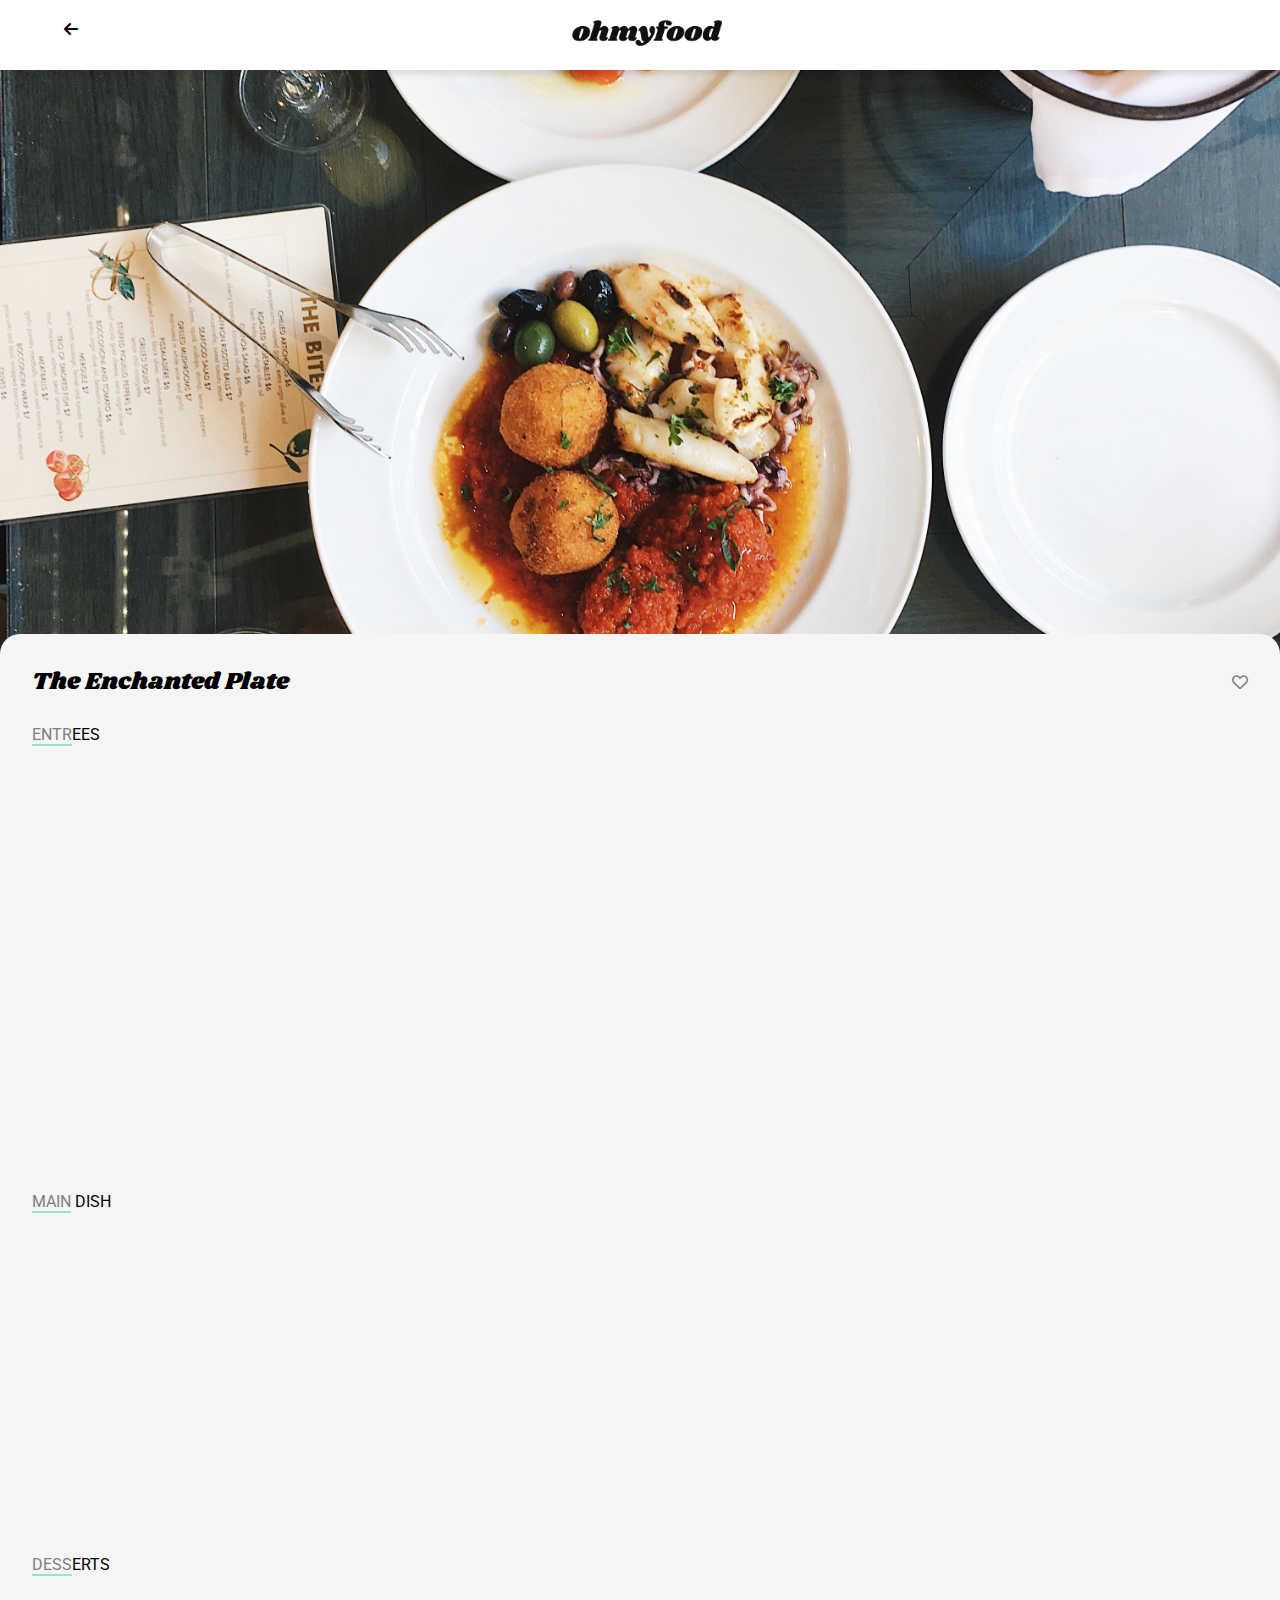
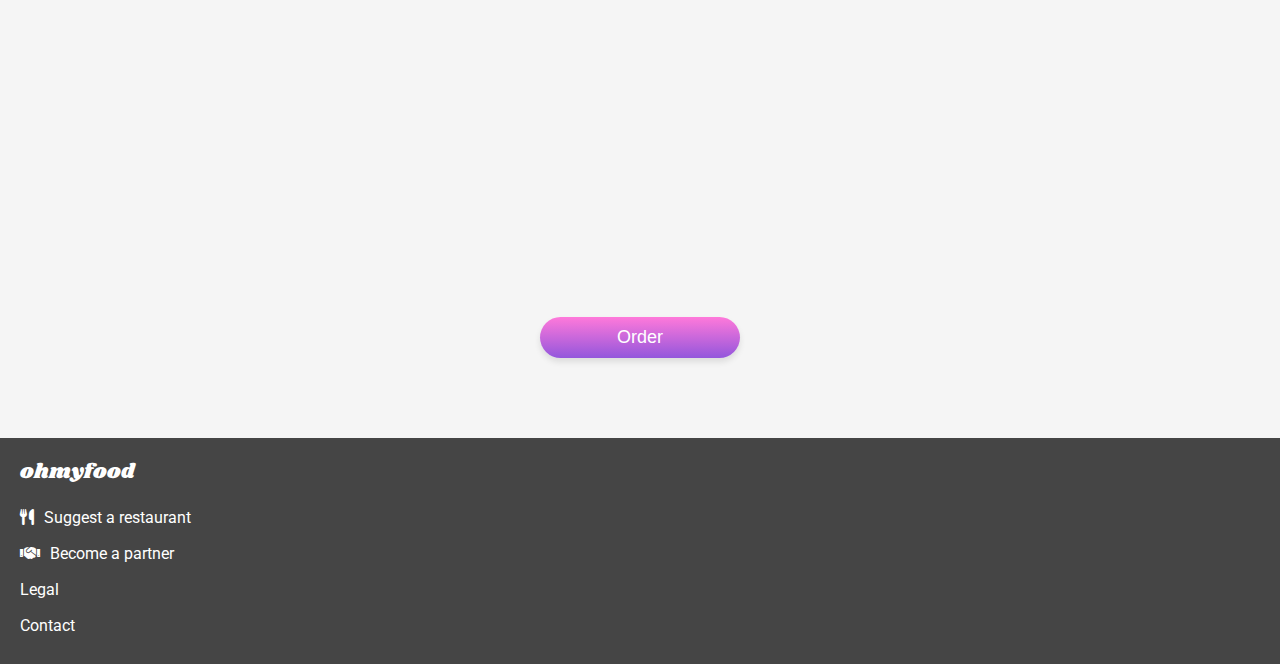
<file: TheEnchantedPlate.html>
<!DOCTYPE html>
<html lang="en">

<head>
    <meta charset="UTF-8">
    <meta name="viewport" content="width=device-width, initial-scale=1.0">
    <title>The Enchanted Plate - OhMyFood</title>
    <link rel="stylesheet" href="https://cdnjs.cloudflare.com/ajax/libs/font-awesome/6.0.0-beta3/css/all.min.css">
    <link rel="stylesheet" href="./styles/headerfooter.css">
    <link rel="stylesheet" href="./styles/category.css">
    <link rel="stylesheet" href="./styles.css">
</head>

<body>
    <!-- Header -->
    <div class="header-container-category">
        <div class="header-category">
            <a href="javascript:history.back()" class="go-back-arrow"><i class="fas fa-arrow-left"></i></a>
            <a href="./Home.html">
                <img class="logo" src="./images/logo/ohmyfood.png" alt="OhMyFood Header Logo">
            </a>
            <span></span>
        </div>
    </div>


    <!-- Hero Section Image -->
    <div class="hero-section">
        <img class="hero-section-img" src="./images/restaurants/The-Enchanted-Plate.jpg" alt="The Enchanted Plate">
    </div>


    <!-- Products -->
    <div class="products-parent-container">
        <div class="products-inner-container">
            <div class="bastille-title-container">
                <h2 class="bastille-main-heading">The Enchanted Plate</h2>
                <i class="fa-regular fa-heart"></i>
            </div>

            <!-- Entree Category -->
            <div class="inner-category">
                <!-- <span class="entree-main-text">ENTREES</span> -->
                <p><span class="entree-main-text">ENTR</span>EES</p>


                <!-- Category Products -->
                <div class="category-product">
                    <h2 class="category-product-name">Foie Gras Ravioli</h2>
                    <div class="product-category-price-container">
                        <span class="product-category-desc">With truffle cream</span>
                        <span class="product-category-price">25 €</span>
                    </div>
                    <div class="tick-container">
                        <div class="circle">
                            <i class="fas fa-check"></i>
                        </div>
                    </div>
                </div>

                <!-- 2nd Product -->
                <div class="category-product">
                    <h2 class="category-product-name">Oscietra Caviar</h2>
                    <div class="product-category-price-container">
                        <span class="product-category-desc">With buckwheat blinis</span>
                        <span class="product-category-price">35 €</span>
                    </div>
                    <div class="tick-container">
                        <div class="circle">
                            <i class="fas fa-check"></i>
                        </div>
                    </div>
                </div>

                <!-- 3rd Product -->
                <div class="category-product">
                    <h2 class="category-product-name">Lobster and Leek Foam</h2>
                    <div class="product-category-price-container">
                        <span class="product-category-desc">Marinated with orange zest</span>
                        <span class="product-category-price">20 €</span>
                    </div>
                    <div class="tick-container">
                        <div class="circle">
                            <i class="fas fa-check"></i>
                        </div>
                    </div>
                </div>

                <!-- 4th Product -->
                <div class="category-product">
                  <h2 class="category-product-name">Duck Foie Gras</h2>
                  <div class="product-category-price-container">
                      <span class="product-category-desc">With fig jam and grilled baguette</span>
                      <span class="product-category-price">35 €</span>
                  </div>
                  <div class="tick-container">
                      <div class="circle">
                          <i class="fas fa-check"></i>
                      </div>
                  </div>
              </div>
            </div>

            <!-- MAIN DISH Category -->
            <div class="inner-category">
                <!-- <span class="entree-main-text">MAIN DISH</span> -->
                <p><span class="entree-main-text">MAIN</span> DISH</p>


                <!-- Category Products -->
                <div class="category-product">
                    <h2 class="category-product-name">Fresh Buttered Scallops</h2>
                    <div class="product-category-price-container">
                        <span class="product-category-desc">With white celery puree</span>
                        <span class="product-category-price">40 €</span>
                    </div>
                    <div class="tick-container">
                        <div class="circle">
                            <i class="fas fa-check"></i>
                        </div>
                    </div>
                </div>

                <!-- 2nd Product -->
                <div class="category-product">
                    <h2 class="category-product-name">Pan-Fried Lobster</h2>
                    <div class="product-category-price-container">
                        <span class="product-category-desc">With mashed sweet potatoes</span>
                        <span class="product-category-price">35 €</span>
                    </div>
                    <div class="tick-container">
                        <div class="circle">
                            <i class="fas fa-check"></i>
                        </div>
                    </div>
                </div>

                <!-- 3rd Product -->
                <div class="category-product">
                    <h2 class="category-product-name">Braised Ox Tail</h2>
                    <div class="product-category-price-container">
                        <span class="product-category-desc">With wild rice and lemon zest</span>
                        <span class="product-category-price">44 €</span>
                    </div>
                    <div class="tick-container">
                        <div class="circle">
                            <i class="fas fa-check"></i>
                        </div>
                    </div>
                </div>
            </div>

            <!-- DESSERTS Category -->
            <div class="inner-category">
                <!-- <span class="entree-main-text">DESSERTS</span> -->
                <p><span class="entree-main-text">DESS</span>ERTS</p>


                <!-- Category Products -->
                <div class="category-product">
                    <h2 class="category-product-name">Chocolate and Hazelnut Macaroon</h2>
                    <div class="product-category-price-container">
                        <span class="product-category-desc">With caramel butter ice cream</span>
                        <span class="product-category-price">18 €</span>
                    </div>
                    <div class="tick-container">
                        <div class="circle">
                            <i class="fas fa-check"></i>
                        </div>
                    </div>
                </div>

                <!-- 2nd Product -->
                <div class="category-product">
                    <h2 class="category-product-name">Baba au rhum</h2>
                    <div class="product-category-price-container">
                        <span class="product-category-desc">With lemon drizzle</span>
                        <span class="product-category-price">22 €</span>
                    </div>
                    <div class="tick-container">
                        <div class="circle">
                            <i class="fas fa-check"></i>
                        </div>
                    </div>
                </div>

                <!-- 3rd Product -->
                <div class="category-product">
                    <h2 class="category-product-name">Lemon Meringue Pie</h2>
                    <div class="product-category-price-container">
                        <span class="product-category-desc">Destructured</span>
                        <span class="product-category-price">23 €</span>
                    </div>
                    <div class="tick-container">
                        <div class="circle">
                            <i class="fas fa-check"></i>
                        </div>
                    </div>
                </div>
            </div>

            <button class="order-button">Order</button>

        </div>
    </div>



    <!-- Footer -->
    <div class="footer-container">
        <span class="footer-logo-text">ohmyfood</span>
        <span class="footer-page"><span class="footer-icon"><i class="fas fa-utensils"></i></span>Suggest a
            restaurant</span>
        <span class="footer-page"><span class="footer-icon"><i class="fas fa-handshake"></i></span>Become a
            partner</span>
        <span class="footer-page">Legal</span>
        <span class="footer-page"><a class="contact" href="mailto: ohmyfood@gmail.com">Contact</a></span>
    </div>
</body>

</html>
</file>
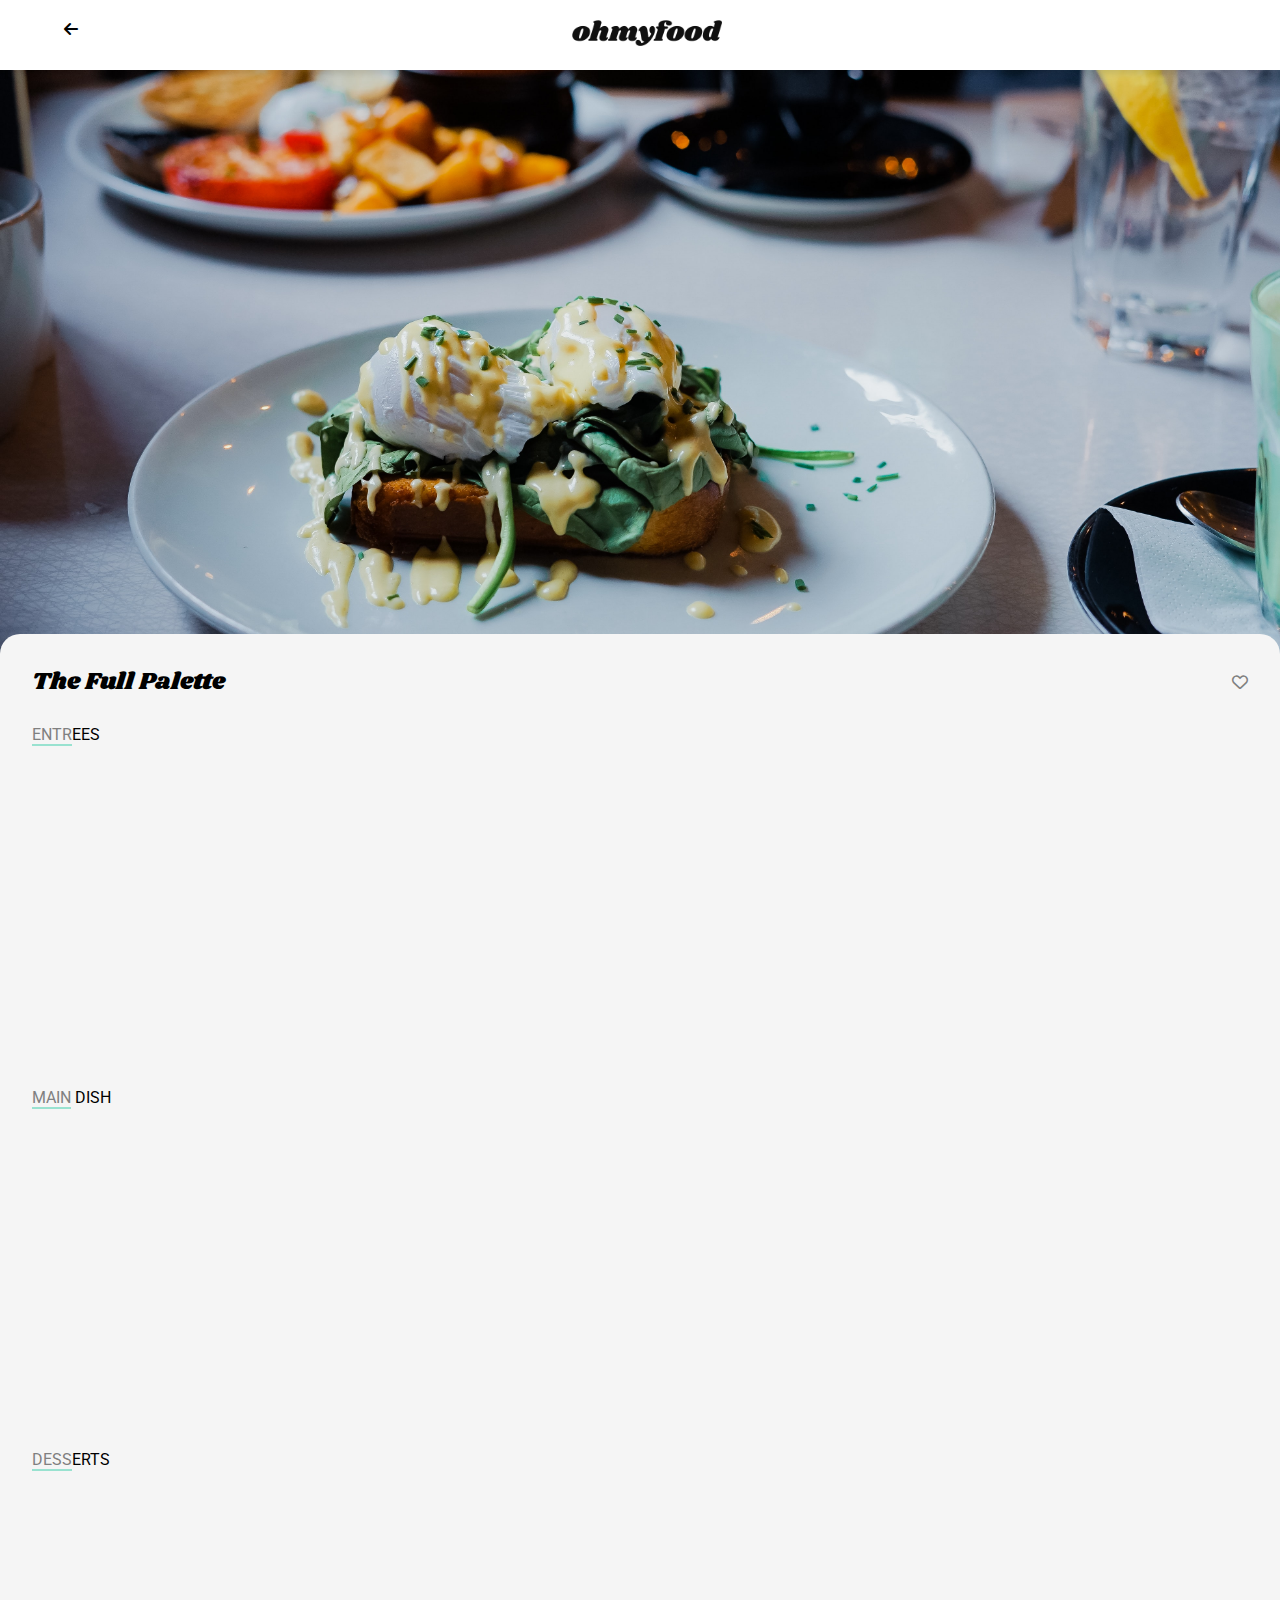
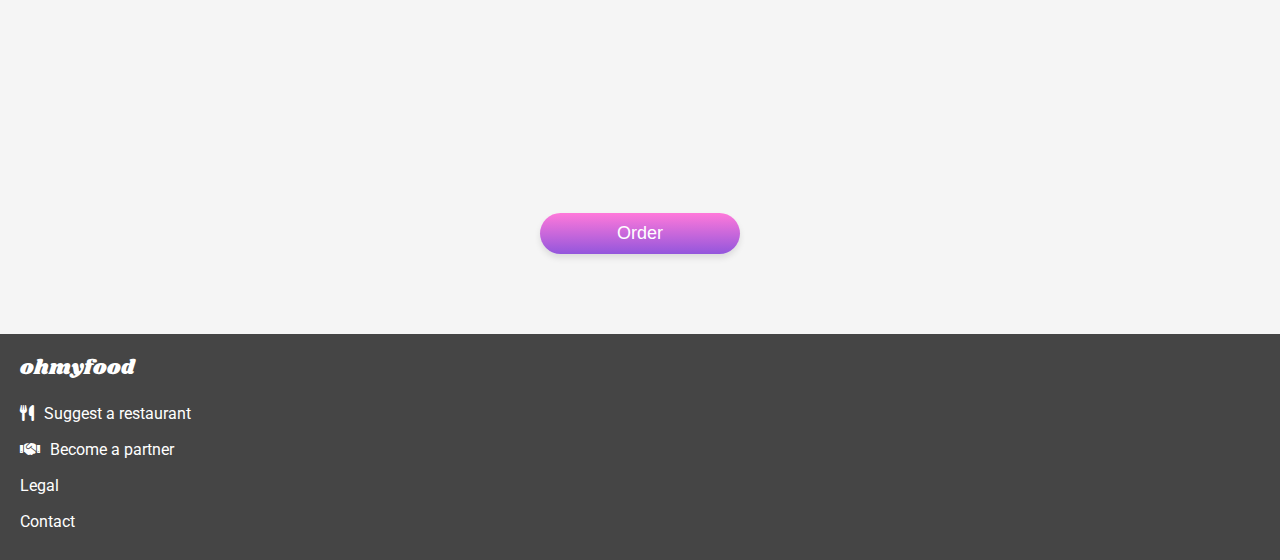
<file: TheFullPalette.html>
<!DOCTYPE html>
<html lang="en">

<head>
    <meta charset="UTF-8">
    <meta name="viewport" content="width=device-width, initial-scale=1.0">
    <title>The Full Palette - OhMyFood</title>
    <link rel="stylesheet" href="https://cdnjs.cloudflare.com/ajax/libs/font-awesome/6.0.0-beta3/css/all.min.css">
    <link rel="stylesheet" href="./styles/headerfooter.css">
    <link rel="stylesheet" href="./styles/category.css">
    <link rel="stylesheet" href="./styles.css">
</head>

<body>
    <!-- Header -->
    <div class="header-container-category">
        <div class="header-category">
            <a href="javascript:history.back()" class="go-back-arrow"><i class="fas fa-arrow-left"></i></a>
            <a href="./Home.html">
                <img class="logo" src="./images/logo/ohmyfood.png" alt="OhMyFood Header Logo">
            </a>
            <span></span>
        </div>
    </div>


    <!-- Hero Section Image -->
    <div class="hero-section">
        <img class="hero-section-img" src="./images/restaurants/Bastille.jpg" alt="Bastille">
    </div>


    <!-- Products -->
    <div class="products-parent-container">
        <div class="products-inner-container">
            <div class="bastille-title-container">
                <h2 class="bastille-main-heading">The Full Palette</h2>
                <i class="fa-regular fa-heart"></i>
            </div>

            <!-- Entree Category -->
            <div class="inner-category">
                <!-- <span class="entree-main-text">ENTREES</span> -->

                <p><span class="entree-main-text">ENTR</span>EES</p>



                <!-- Category Products -->
                <div class="category-product">
                    <h2 class="category-product-name">Escargot</h2>
                    <div class="product-category-price-container">
                        <span class="product-category-desc">With southern French spices</span>
                        <span class="product-category-price">25 €</span>
                    </div>
                    <div class="tick-container">
                        <div class="circle">
                            <i class="fas fa-check"></i>
                        </div>
                    </div>
                </div>

                <!-- 2nd Product -->
                <div class="category-product">
                    <h2 class="category-product-name">Duck Foie Gras</h2>
                    <div class="product-category-price-container">
                        <span class="product-category-desc">With black truffle shavings</span>
                        <span class="product-category-price">35 €</span>
                    </div>
                    <div class="tick-container">
                        <div class="circle">
                            <i class="fas fa-check"></i>
                        </div>
                    </div>
                </div>

                <!-- 3rd Product -->
                <div class="category-product">
                    <h2 class="category-product-name">Fried Egg</h2>
                    <div class="product-category-price-container">
                        <span class="product-category-desc">Seasoned with truffle cream</span>
                        <span class="product-category-price">20 €</span>
                    </div>
                    <div class="tick-container">
                        <div class="circle">
                            <i class="fas fa-check"></i>
                        </div>
                    </div>
                </div>
            </div>

            <!-- MAIN DISH Category -->
            <div class="inner-category">
                <!-- <span class="entree-main-text">MAIN DISH</span> -->
                <p><span class="entree-main-text">MAIN</span> DISH</p>
                


                <!-- Category Products -->
                <div class="category-product">
                    <h2 class="category-product-name">Herb-Encrusted Steak</h2>
                    <div class="product-category-price-container">
                        <span class="product-category-desc">With delicately sliced and seasoned vegetables</span>
                        <span class="product-category-price">40 €</span>
                    </div>
                    <div class="tick-container">
                        <div class="circle">
                            <i class="fas fa-check"></i>
                        </div>
                    </div>
                </div>

                <!-- 2nd Product -->
                <div class="category-product">
                    <h2 class="category-product-name">Ox Tail Shepard’s Pie</h2>
                    <div class="product-category-price-container">
                        <span class="product-category-desc">With black truffle and pureed parsnips</span>
                        <span class="product-category-price">35 €</span>
                    </div>
                    <div class="tick-container">
                        <div class="circle">
                            <i class="fas fa-check"></i>
                        </div>
                    </div>
                </div>

                <!-- 3rd Product -->
                <div class="category-product">
                    <h2 class="category-product-name">Filet of Sole</h2>
                    <div class="product-category-price-container">
                        <span class="product-category-desc">With citrus dressing</span>
                        <span class="product-category-price">44 €</span>
                    </div>
                    <div class="tick-container">
                        <div class="circle">
                            <i class="fas fa-check"></i>
                        </div>
                    </div>
                </div>
            </div>

            <!-- DESSERTS Category -->
            <div class="inner-category">
                <!-- <span class="entree-main-text">DESSERTS</span> -->
                <p><span class="entree-main-text">DESS</span>ERTS</p>


                <!-- Category Products -->
                <div class="category-product">
                    <h2 class="category-product-name">Paris-Brest</h2>
                    <div class="product-category-price-container">
                        <span class="product-category-desc">Revisited</span>
                        <span class="product-category-price">18 €</span>
                    </div>
                    <div class="tick-container">
                        <div class="circle">
                            <i class="fas fa-check"></i>
                        </div>
                    </div>
                </div>

                <!-- 2nd Product -->
                <div class="category-product">
                    <h2 class="category-product-name">Chocolate Macaroons</h2>
                    <div class="product-category-price-container">
                        <span class="product-category-desc">With vanilla ice cream</span>
                        <span class="product-category-price">22 €</span>
                    </div>
                    <div class="tick-container">
                        <div class="circle">
                            <i class="fas fa-check"></i>
                        </div>
                    </div>
                </div>

                <!-- 3rd Product -->
                <div class="category-product">
                    <h2 class="category-product-name">Chocolate Mousse</h2>
                    <div class="product-category-price-container">
                        <span class="product-category-desc">With spices and black truffle</span>
                        <span class="product-category-price">23 €</span>
                    </div>
                    <div class="tick-container">
                        <div class="circle">
                            <i class="fas fa-check"></i>
                        </div>
                    </div>
                </div>
            </div>

            <button class="order-button">Order</button>

        </div>
    </div>



    <!-- Footer -->
    <div class="footer-container">
        <span class="footer-logo-text">ohmyfood</span>
        <span class="footer-page"><span class="footer-icon"><i class="fas fa-utensils"></i></span>Suggest a
            restaurant</span>
        <span class="footer-page"><span class="footer-icon"><i class="fas fa-handshake"></i></span>Become a
            partner</span>
        <span class="footer-page">Legal</span>
        <span class="footer-page"><a class="contact" href="mailto: ohmyfood@gmail.com">Contact</a></span>
    </div>
</body>

</html>
</file>
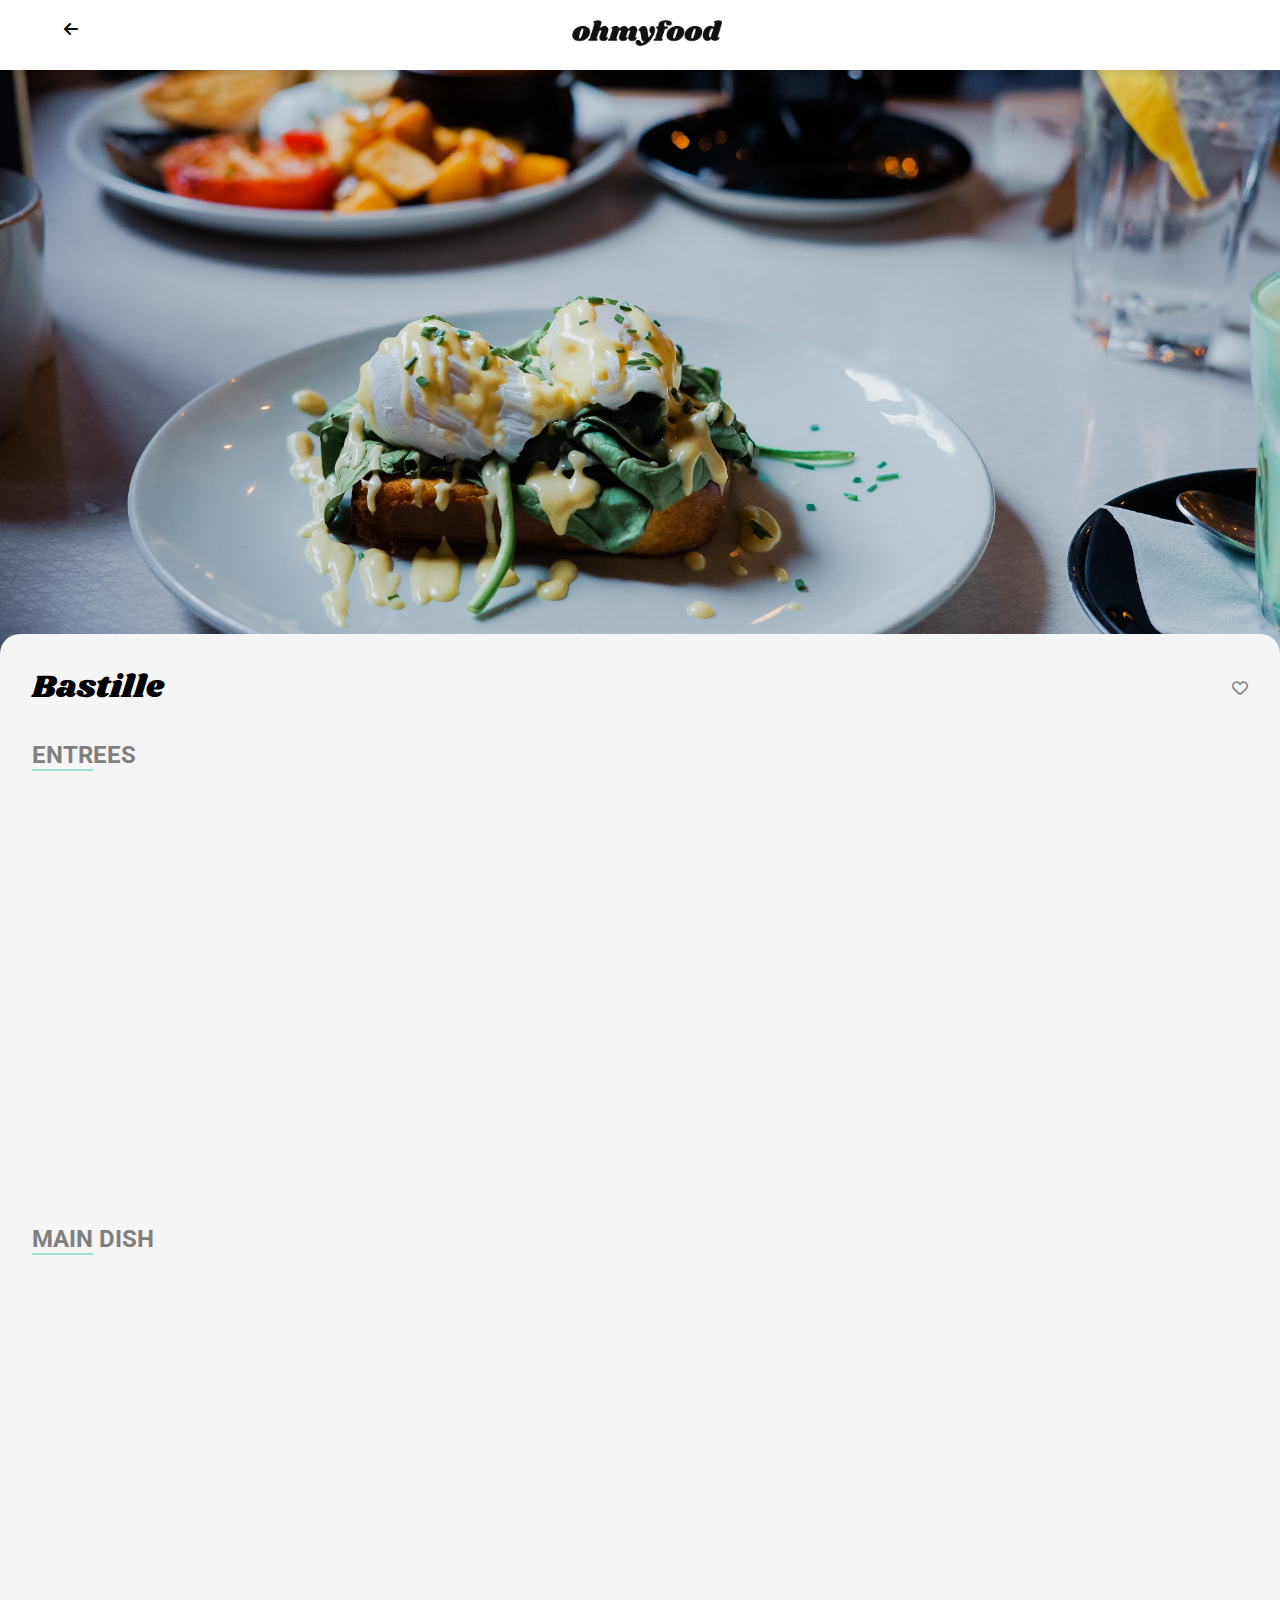
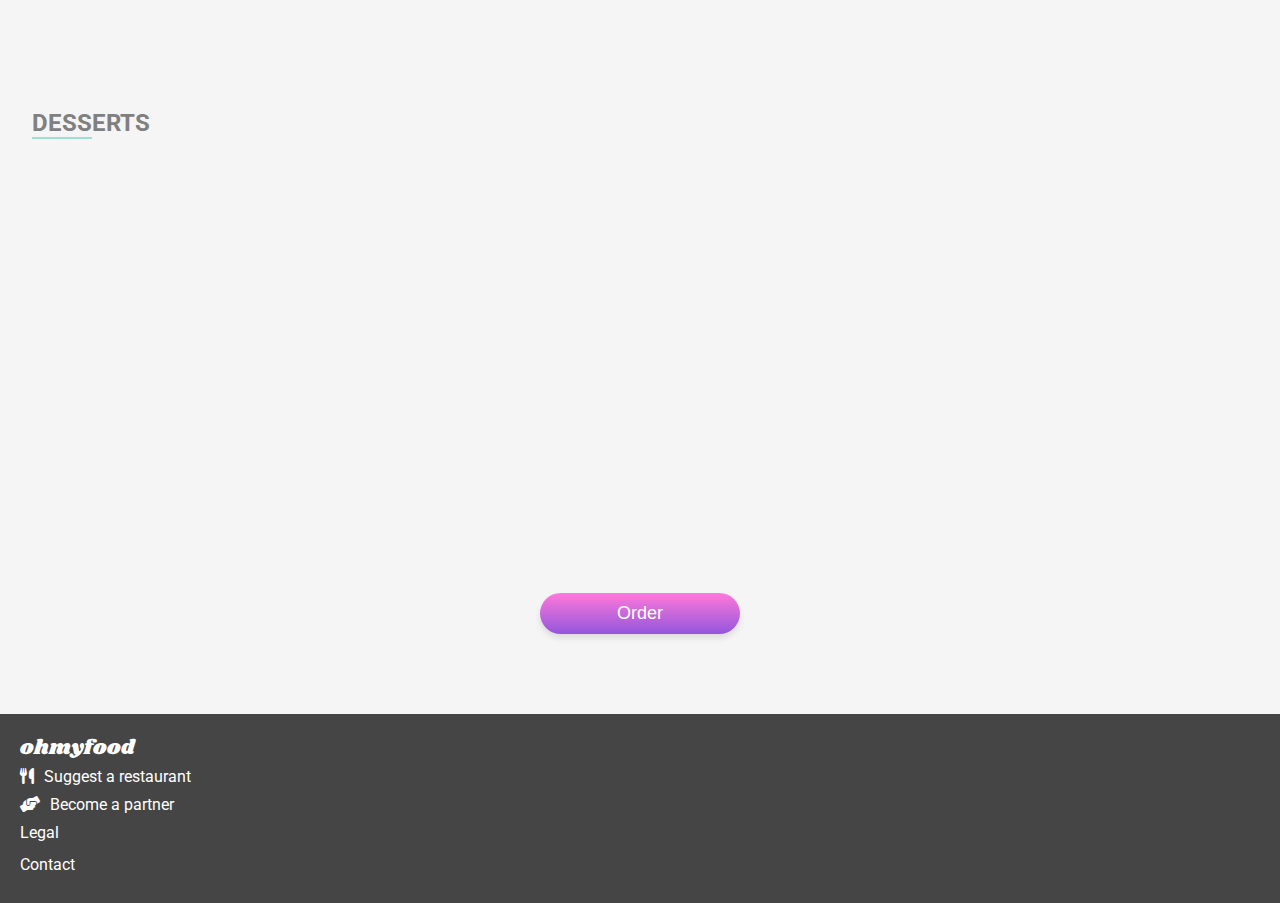
<file: html/bastille.html>
<!DOCTYPE html>
<html lang="en">

<head>
    <meta charset="UTF-8">
    <meta name="viewport" content="width=device-width, initial-scale=1.0">
    <title>Bastille - OhMyFood</title>
    <link rel="stylesheet" href="https://cdnjs.cloudflare.com/ajax/libs/font-awesome/6.0.0-beta3/css/all.min.css">
    <link rel="stylesheet" href="../styles/headerfooter.css">
    <link rel="stylesheet" href="../styles/category.css">
    <link rel="stylesheet" href="../sass/styles.css">
</head>

<body>
    <!-- Header -->
    <header class="header-container-category">
        <div class="header-category">
            <a href="javascript:history.back()" class="go-back-arrow"><i class="fas fa-arrow-left"></i></a>
            <a href="../index.html">
                <img class="logo" src="../images/logo/ohmyfood.png" alt="OhMyFood Header Logo">
            </a>
            <span></span>
        </div>
    </header>

    <!-- Hero Section Image -->
    <section class="hero-section">
        <img class="hero-section-img" src="../images/restaurants/Bastille.jpg" alt="Bastille">
    </section>

    <!-- Products -->
    <section class="products-parent-container">
        <div class="products-inner-container">
            <div class="bastille-title-container">
                <h1 class="bastille-main-heading">Bastille</h1>
                <i class="fa-regular fa-heart"></i>
            </div>

            <!-- Entree Category -->
            <article class="inner-category">
                <h2 class="entree-main-text-two-parts"><span class="entree-main-text">ENTR</span><span>EES</span></h2>

                <!-- Category Products -->
                <div class="category-product">
                    <h3 class="category-product-name">Citrus Squid Carpaccio</h3>
                    <div class="product-category-price-container">
                        <p class="product-category-desc">With orange zest</p>
                        <p class="product-category-price">35 €</p>
                    </div>
                    <div class="tick-container">
                        <div class="circle">
                            <i class="fas fa-check"></i>
                        </div>
                    </div>
                </div>

                <!-- 2nd Product -->
                <div class="category-product">
                    <h3 class="category-product-name">Grandmother’s Vegetable Soup</h3>
                    <div class="product-category-price-container">
                        <p class="product-category-desc">Carrots, parsnips, Jerusalem artichoke</p>
                        <p class="product-category-price">35 €</p>
                    </div>
                    <div class="tick-container">
                        <div class="circle">
                            <i class="fas fa-check"></i>
                        </div>
                    </div>
                </div>

                <!-- 3rd Product -->
                <div class="category-product">
                    <h3 class="category-product-name">Revisted</h3>
                    <div class="product-category-price-container">
                        <p class="product-category-desc">Carrots, parsnips, Jerusalem artichoke</p>
                        <p class="product-category-price">20 €</p>
                    </div>
                    <div class="tick-container">
                        <div class="circle">
                            <i class="fas fa-check"></i>
                        </div>
                    </div>
                </div>
            </article>

            <!-- MAIN DISH Category -->
            <article class="inner-category">
                <h2 class="entree-main-text-two-parts"><span class="entree-main-text">MAIN</span> DISH</h2>

                <!-- Category Products -->
                <div class="category-product">
                    <h3 class="category-product-name">Scallops</h3>
                    <div class="product-category-price-container">
                        <p class="product-category-desc">With mashed parsnip</p>
                        <p class="product-category-price">40 €</p>
                    </div>
                    <div class="tick-container">
                        <div class="circle">
                            <i class="fas fa-check"></i>
                        </div>
                    </div>
                </div>

                <!-- 2nd Product -->
                <div class="category-product">
                    <h3 class="category-product-name">Magret de canard</h3>
                    <div class="product-category-price-container">
                        <p class="product-category-desc">With mashed potatoes</p>
                        <p class="product-category-price">35 €</p>
                    </div>
                    <div class="tick-container">
                        <div class="circle">
                            <i class="fas fa-check"></i>
                        </div>
                    </div>
                </div>

                <!-- 3rd Product -->
                <div class="category-product">
                    <h3 class="category-product-name">Game Hen</h3>
                    <div class="product-category-price-container">
                        <p class="product-category-desc">With vegetable gnocchis</p>
                        <p class="product-category-price">44 €</p>
                    </div>
                    <div class="tick-container">
                        <div class="circle">
                            <i class="fas fa-check"></i>
                        </div>
                    </div>
                </div>
            </article>

            <!-- DESSERTS Category -->
            <article class="inner-category">
                <h2 class="entree-main-text-two-parts"><span class="entree-main-text">DESS</span>ERTS</h2>

                <!-- Category Products -->
                <div class="category-product">
                    <h3 class="category-product-name">Floral Ice Cream</h3>
                    <div class="product-category-price-container">
                        <p class="product-category-desc">With hazelnut butter</p>
                        <p class="product-category-price">18 €</p>
                    </div>
                    <div class="tick-container">
                        <div class="circle">
                            <i class="fas fa-check"></i>
                        </div>
                    </div>
                </div>

                <!-- 2nd Product -->
                <div class="category-product">
                    <h3 class="category-product-name">Chocolate Lava Cake</h3>
                    <div class="product-category-price-container">
                        <p class="product-category-desc">Revisted</p>
                        <p class="product-category-price">22 €</p>
                    </div>
                    <div class="tick-container">
                        <div class="circle">
                            <i class="fas fa-check"></i>
                        </div>
                    </div>
                </div>

                <!-- 3rd Product -->
                <div class="category-product">
                    <h3 class="category-product-name">Napolean</h3>
                    <div class="product-category-price-container">
                        <p class="product-category-desc">With blueberries and marzipan</p>
                        <p class="product-category-price">23 €</p>
                    </div>
                    <div class="tick-container">
                        <div class="circle">
                            <i class="fas fa-check"></i>
                        </div>
                    </div>
                </div>
            </article>

            <button class="order-button">Order</button>
        </div>
    </section>

    <!-- Footer -->
    <footer class="footer-container">
        <a href="../index.html"><span class="footer-logo-text">ohmyfood</span></a>
        <a href="#"><span class="footer-page"><span class="footer-icon"><i class="fas fa-utensils"></i></span>Suggest a
            restaurant</span></a>
        <a href="#"><span class="footer-page"><span class="footer-icon"><i class="fa-solid fa-handshake-angle"></i></span>Become a
            partner</span></a>
        <a href="#"><span class="footer-page">Legal</span></a>
        <span class="footer-page"><a class="contact" href="mailto:ohmyfood@gmail.com">Contact</a></span>
    </footer>
</body>

</html>
</file>
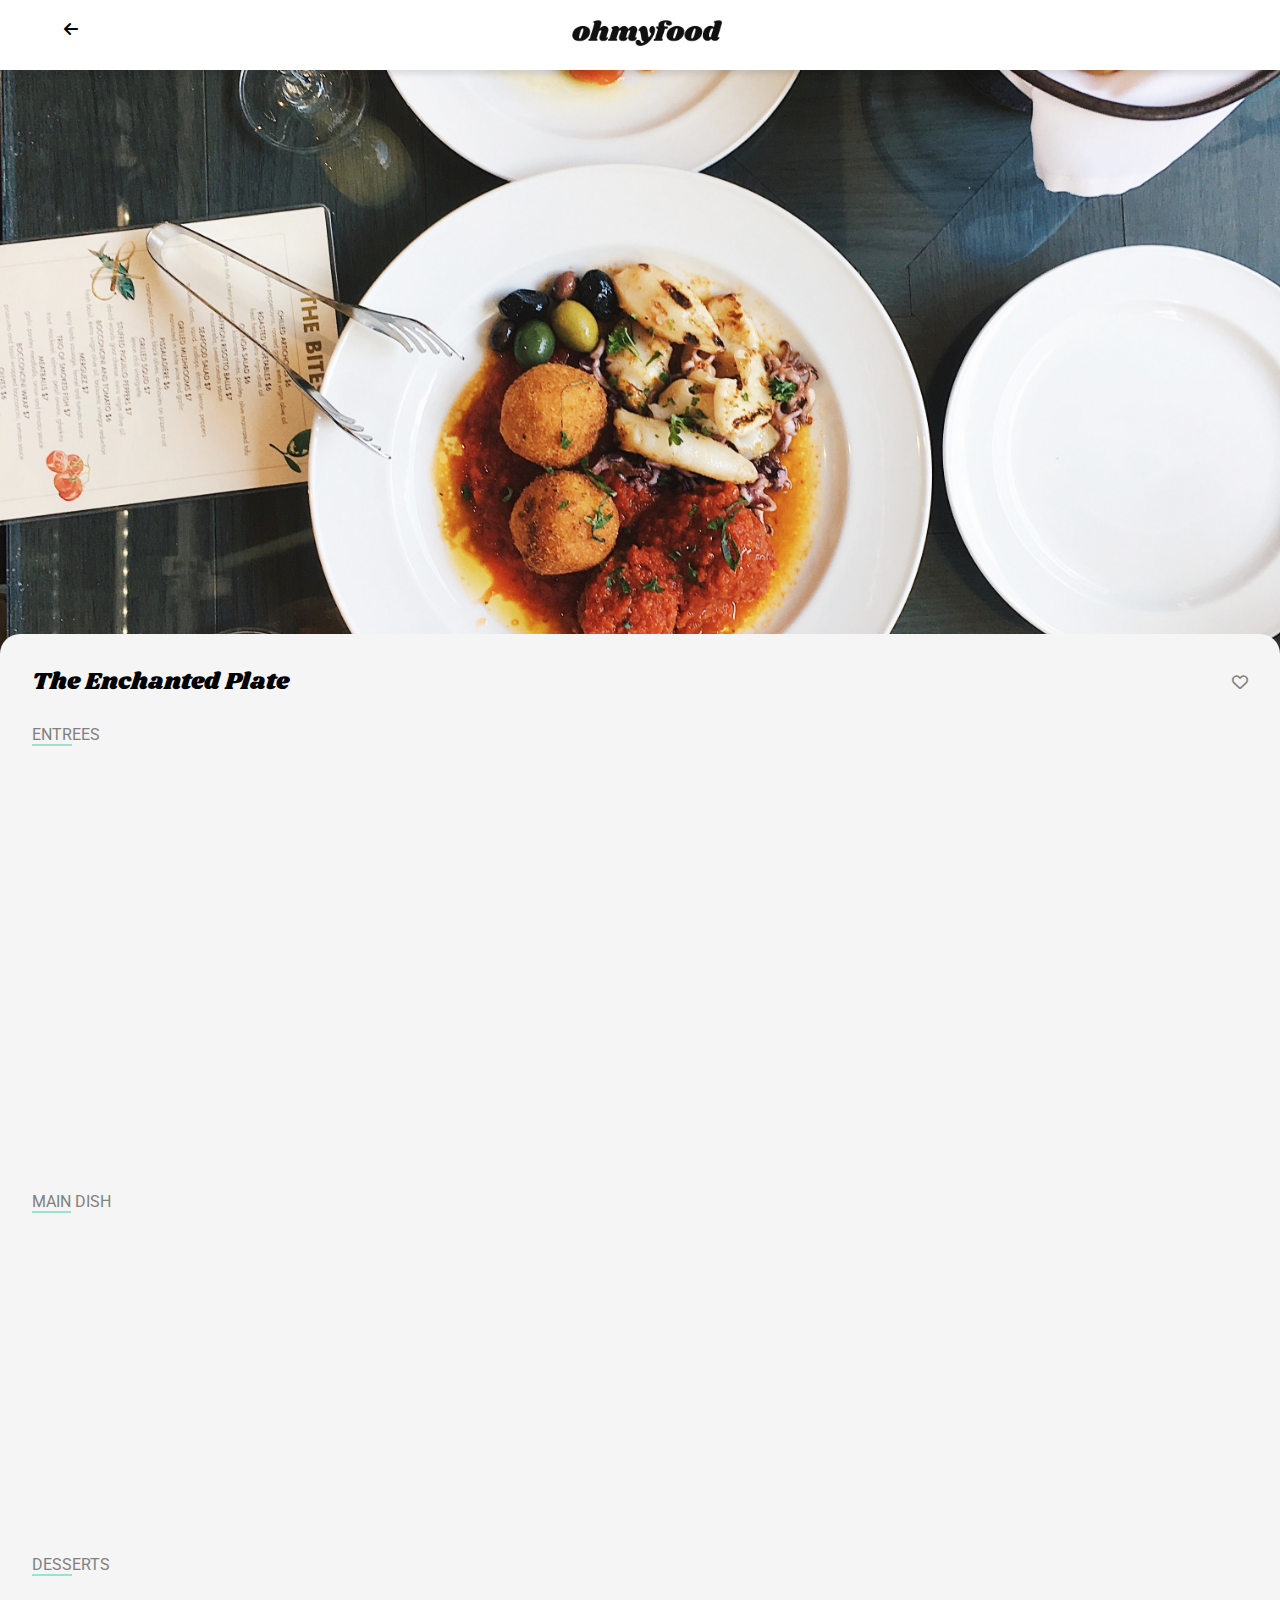
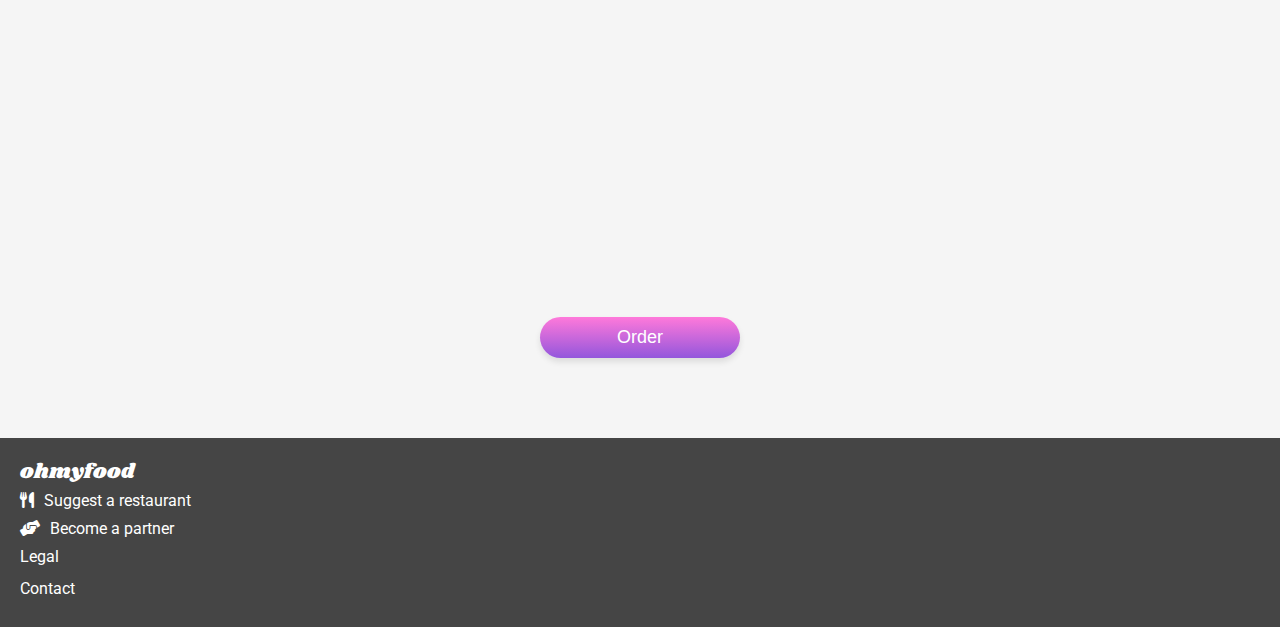
<file: html/enchantedplate.html>
<!DOCTYPE html>
<html lang="en">

<head>
    <meta charset="UTF-8">
    <meta name="viewport" content="width=device-width, initial-scale=1.0">
    <title>The Enchanted Plate - OhMyFood</title>
    <link rel="stylesheet" href="https://cdnjs.cloudflare.com/ajax/libs/font-awesome/6.0.0-beta3/css/all.min.css">
    <link rel="stylesheet" href="../styles/headerfooter.css">
    <link rel="stylesheet" href="../styles/category.css">
    <link rel="stylesheet" href="../sass/styles.css">
</head>

<body>
    <!-- Header -->
    <div class="header-container-category">
        <div class="header-category">
            <a href="javascript:history.back()" class="go-back-arrow"><i class="fas fa-arrow-left"></i></a>
            <a href="../index.html">
                <img class="logo" src="../images/logo/ohmyfood.png" alt="OhMyFood Header Logo">
            </a>
            <span></span>
        </div>
    </div>


    <!-- Hero Section Image -->
    <div class="hero-section">
        <img class="hero-section-img" src="../images/restaurants/The-Enchanted-Plate.jpg" alt="The Enchanted Plate">
    </div>


    <!-- Products -->
    <div class="products-parent-container">
        <div class="products-inner-container">
            <div class="bastille-title-container">
                <h2 class="bastille-main-heading">The Enchanted Plate</h2>
                <i class="fa-regular fa-heart"></i>
            </div>

            <!-- Entree Category -->
            <div class="inner-category">
                <p class="entree-main-text-two-parts"><span class="entree-main-text">ENTR</span>EES</p>


                <!-- Category Products -->
                <div class="category-product">
                    <h2 class="category-product-name">Foie Gras Ravioli</h2>
                    <div class="product-category-price-container">
                        <span class="product-category-desc">With truffle cream</span>
                        <span class="product-category-price">25 €</span>
                    </div>
                    <div class="tick-container">
                        <div class="circle">
                            <i class="fas fa-check"></i>
                        </div>
                    </div>
                </div>

                <!-- 2nd Product -->
                <div class="category-product">
                    <h2 class="category-product-name">Oscietra Caviar</h2>
                    <div class="product-category-price-container">
                        <span class="product-category-desc">With buckwheat blinis</span>
                        <span class="product-category-price">35 €</span>
                    </div>
                    <div class="tick-container">
                        <div class="circle">
                            <i class="fas fa-check"></i>
                        </div>
                    </div>
                </div>

                <!-- 3rd Product -->
                <div class="category-product">
                    <h2 class="category-product-name">Lobster and Leek Foam</h2>
                    <div class="product-category-price-container">
                        <span class="product-category-desc">Marinated with orange zest</span>
                        <span class="product-category-price">20 €</span>
                    </div>
                    <div class="tick-container">
                        <div class="circle">
                            <i class="fas fa-check"></i>
                        </div>
                    </div>
                </div>

                <!-- 4th Product -->
                <div class="category-product">
                  <h2 class="category-product-name">Duck Foie Gras</h2>
                  <div class="product-category-price-container">
                      <span class="product-category-desc">With fig jam and grilled baguette</span>
                      <span class="product-category-price">35 €</span>
                  </div>
                  <div class="tick-container">
                      <div class="circle">
                          <i class="fas fa-check"></i>
                      </div>
                  </div>
              </div>
            </div>

            <!-- MAIN DISH Category -->
            <div class="inner-category">
                <p class="entree-main-text-two-parts"><span class="entree-main-text">MAIN</span> DISH</p>


                <!-- Category Products -->
                <div class="category-product">
                    <h2 class="category-product-name">Fresh Buttered Scallops</h2>
                    <div class="product-category-price-container">
                        <span class="product-category-desc">With white celery puree</span>
                        <span class="product-category-price">40 €</span>
                    </div>
                    <div class="tick-container">
                        <div class="circle">
                            <i class="fas fa-check"></i>
                        </div>
                    </div>
                </div>

                <!-- 2nd Product -->
                <div class="category-product">
                    <h2 class="category-product-name">Pan-Fried Lobster</h2>
                    <div class="product-category-price-container">
                        <span class="product-category-desc">With mashed sweet potatoes</span>
                        <span class="product-category-price">35 €</span>
                    </div>
                    <div class="tick-container">
                        <div class="circle">
                            <i class="fas fa-check"></i>
                        </div>
                    </div>
                </div>

                <!-- 3rd Product -->
                <div class="category-product">
                    <h2 class="category-product-name">Braised Ox Tail</h2>
                    <div class="product-category-price-container">
                        <span class="product-category-desc">With wild rice and lemon zest</span>
                        <span class="product-category-price">44 €</span>
                    </div>
                    <div class="tick-container">
                        <div class="circle">
                            <i class="fas fa-check"></i>
                        </div>
                    </div>
                </div>
            </div>

            <!-- DESSERTS Category -->
            <div class="inner-category">
                <p class="entree-main-text-two-parts"><span class="entree-main-text">DESS</span>ERTS</p>


                <!-- Category Products -->
                <div class="category-product">
                    <h2 class="category-product-name">Chocolate and Hazelnut Macaroon</h2>
                    <div class="product-category-price-container">
                        <span class="product-category-desc">With caramel butter ice cream</span>
                        <span class="product-category-price">18 €</span>
                    </div>
                    <div class="tick-container">
                        <div class="circle">
                            <i class="fas fa-check"></i>
                        </div>
                    </div>
                </div>

                <!-- 2nd Product -->
                <div class="category-product">
                    <h2 class="category-product-name">Baba au rhum</h2>
                    <div class="product-category-price-container">
                        <span class="product-category-desc">With lemon drizzle</span>
                        <span class="product-category-price">22 €</span>
                    </div>
                    <div class="tick-container">
                        <div class="circle">
                            <i class="fas fa-check"></i>
                        </div>
                    </div>
                </div>

                <!-- 3rd Product -->
                <div class="category-product">
                    <h2 class="category-product-name">Lemon Meringue Pie</h2>
                    <div class="product-category-price-container">
                        <span class="product-category-desc">Destructured</span>
                        <span class="product-category-price">23 €</span>
                    </div>
                    <div class="tick-container">
                        <div class="circle">
                            <i class="fas fa-check"></i>
                        </div>
                    </div>
                </div>
            </div>

            <button class="order-button">Order</button>

        </div>
    </div>



    <!-- Footer -->
    <div class="footer-container">
        <a href="../index.html"><span class="footer-logo-text">ohmyfood</span></a>
        <a href="#"><span class="footer-page"><span class="footer-icon"><i class="fas fa-utensils"></i></span>Suggest a
            restaurant</span></a>
        <a href="#"><span class="footer-page"><span class="footer-icon"><i class="fa-solid fa-handshake-angle"></i></span>Become a
            partner</span></a>
        <a href="#"><span class="footer-page">Legal</span></a>
        <span class="footer-page"><a class="contact" href="mailto:ohmyfood@gmail.com">Contact</a></span>
    </div>
</body>

</html>
</file>
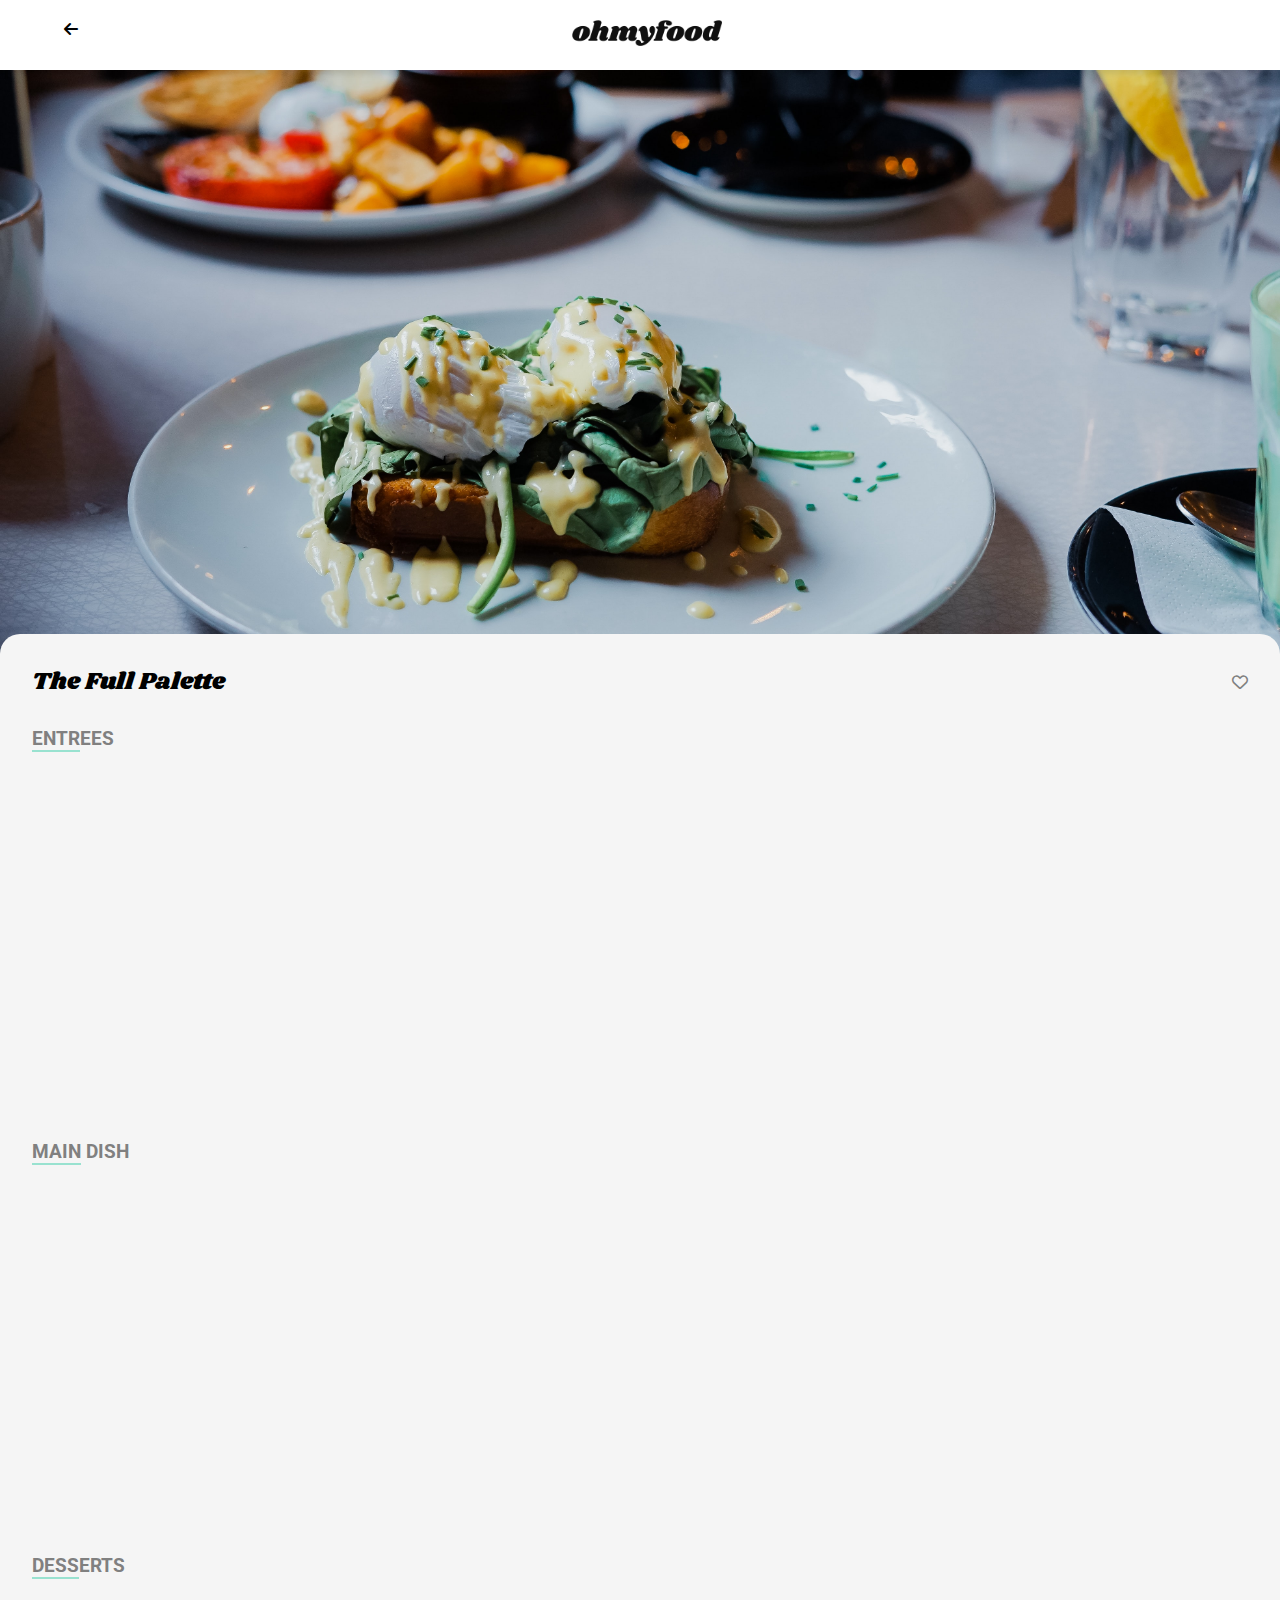
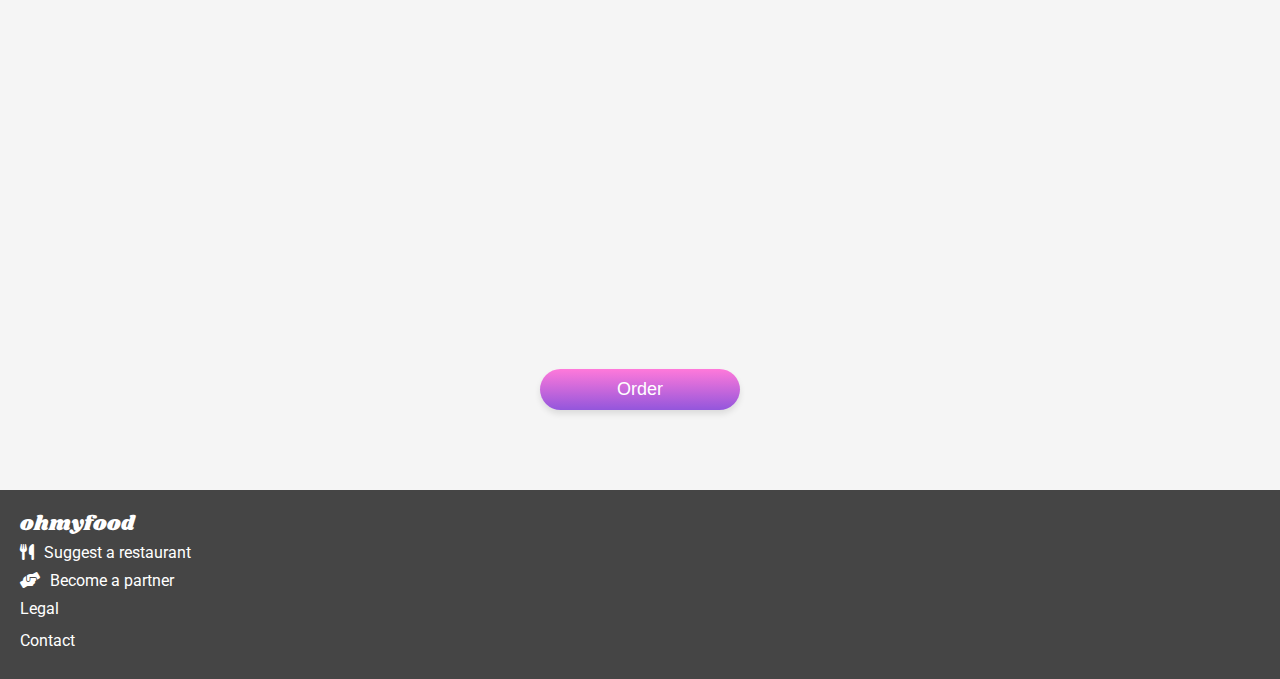
<file: html/fullpalette.html>
<!DOCTYPE html>
<html lang="en">

<head>
    <meta charset="UTF-8">
    <meta name="viewport" content="width=device-width, initial-scale=1.0">
    <title>The Full Palette - OhMyFood</title>
    <link rel="stylesheet" href="https://cdnjs.cloudflare.com/ajax/libs/font-awesome/6.0.0-beta3/css/all.min.css">
    <link rel="stylesheet" href="../styles/headerfooter.css">
    <link rel="stylesheet" href="../styles/category.css">
    <link rel="stylesheet" href="../sass/styles.css">
</head>

<body>
    <!-- Header -->
    <header class="header-container-category">
        <div class="header-category">
            <a href="javascript:history.back()" class="go-back-arrow"><i class="fas fa-arrow-left"></i></a>
            <a href="../index.html">
                <img class="logo" src="../images/logo/ohmyfood.png" alt="OhMyFood Header Logo">
            </a>
            <span></span>
        </div>
    </header>

    <!-- Hero Section Image -->
    <section class="hero-section">
        <img class="hero-section-img" src="../images/restaurants/Bastille.jpg" alt="Bastille">
    </section>

    <!-- Products -->
    <main class="products-parent-container">
        <div class="products-inner-container">
            <div class="bastille-title-container">
                <h2 class="bastille-main-heading">The Full Palette</h2>
                <i class="fa-regular fa-heart"></i>
            </div>

            <!-- Entree Category -->
            <section class="inner-category">
                <h3 class="entree-main-text-two-parts"><span class="entree-main-text">ENTR</span>EES</h3>

                <!-- Category Products -->
                <article class="category-product">
                    <h4 class="category-product-name">Escargot</h4>
                    <div class="product-category-price-container">
                        <span class="product-category-desc">With southern French spices</span>
                        <span class="product-category-price">25 €</span>
                    </div>
                    <div class="tick-container">
                        <div class="circle">
                            <i class="fas fa-check"></i>
                        </div>
                    </div>
                </article>

                <!-- 2nd Product -->
                <article class="category-product">
                    <h4 class="category-product-name">Duck Foie Gras</h4>
                    <div class="product-category-price-container">
                        <span class="product-category-desc">With black truffle shavings</span>
                        <span class="product-category-price">35 €</span>
                    </div>
                    <div class="tick-container">
                        <div class="circle">
                            <i class="fas fa-check"></i>
                        </div>
                    </div>
                </article>

                <!-- 3rd Product -->
                <article class="category-product">
                    <h4 class="category-product-name">Fried Egg</h4>
                    <div class="product-category-price-container">
                        <span class="product-category-desc">Seasoned with truffle cream</span>
                        <span class="product-category-price">20 €</span>
                    </div>
                    <div class="tick-container">
                        <div class="circle">
                            <i class="fas fa-check"></i>
                        </div>
                    </div>
                </article>
            </section>

            <!-- MAIN DISH Category -->
            <section class="inner-category">
                <h3 class="entree-main-text-two-parts"><span class="entree-main-text">MAIN</span> DISH</h3>

                <!-- Category Products -->
                <article class="category-product">
                    <h4 class="category-product-name">Herb-Encrusted Steak</h4>
                    <div class="product-category-price-container">
                        <span class="product-category-desc">With delicately sliced and seasoned vegetables</span>
                        <span class="product-category-price">40 €</span>
                    </div>
                    <div class="tick-container">
                        <div class="circle">
                            <i class="fas fa-check"></i>
                        </div>
                    </div>
                </article>

                <!-- 2nd Product -->
                <article class="category-product">
                    <h4 class="category-product-name">Ox Tail Shepard’s Pie</h4>
                    <div class="product-category-price-container">
                        <span class="product-category-desc">With black truffle and pureed parsnips</span>
                        <span class="product-category-price">35 €</span>
                    </div>
                    <div class="tick-container">
                        <div class="circle">
                            <i class="fas fa-check"></i>
                        </div>
                    </div>
                </article>

                <!-- 3rd Product -->
                <article class="category-product">
                    <h4 class="category-product-name">Filet of Sole</h4>
                    <div class="product-category-price-container">
                        <span class="product-category-desc">With citrus dressing</span>
                        <span class="product-category-price">44 €</span>
                    </div>
                    <div class="tick-container">
                        <div class="circle">
                            <i class="fas fa-check"></i>
                        </div>
                    </div>
                </article>
            </section>

            <!-- DESSERTS Category -->
            <section class="inner-category">
                <h3 class="entree-main-text-two-parts"><span class="entree-main-text">DESS</span>ERTS</h3>

                <!-- Category Products -->
                <article class="category-product">
                    <h4 class="category-product-name">Paris-Brest</h4>
                    <div class="product-category-price-container">
                        <span class="product-category-desc">Revisited</span>
                        <span class="product-category-price">18 €</span>
                    </div>
                    <div class="tick-container">
                        <div class="circle">
                            <i class="fas fa-check"></i>
                        </div>
                    </div>
                </article>

                <!-- 2nd Product -->
                <article class="category-product">
                    <h4 class="category-product-name">Chocolate Macaroons</h4>
                    <div class="product-category-price-container">
                        <span class="product-category-desc">With vanilla ice cream</span>
                        <span class="product-category-price">22 €</span>
                    </div>
                    <div class="tick-container">
                        <div class="circle">
                            <i class="fas fa-check"></i>
                        </div>
                    </div>
                </article>

                <!-- 3rd Product -->
                <article class="category-product">
                    <h4 class="category-product-name">Chocolate Mousse</h4>
                    <div class="product-category-price-container">
                        <span class="product-category-desc">With spices and black truffle</span>
                        <span class="product-category-price">23 €</span>
                    </div>
                    <div class="tick-container">
                        <div class="circle">
                            <i class="fas fa-check"></i>
                        </div>
                    </div>
                </article>
            </section>

            <button class="order-button">Order</button>
        </div>
    </main>

    <!-- Footer -->
    <footer class="footer-container">
        <a href="../index.html"><span class="footer-logo-text">ohmyfood</span></a>
        <a href="#"><span class="footer-page"><span class="footer-icon"><i class="fas fa-utensils"></i></span>Suggest a restaurant</span></a>
        <a href="#"><span class="footer-page"><span class="footer-icon"><i class="fa-solid fa-handshake-angle"></i></span>Become a partner</span></a>
        <a href="#"><span class="footer-page">Legal</span></a>
        <span class="footer-page"><a class="contact" href="mailto:ohmyfood@gmail.com">Contact</a></span>
    </footer>
</body>

</html>
</file>
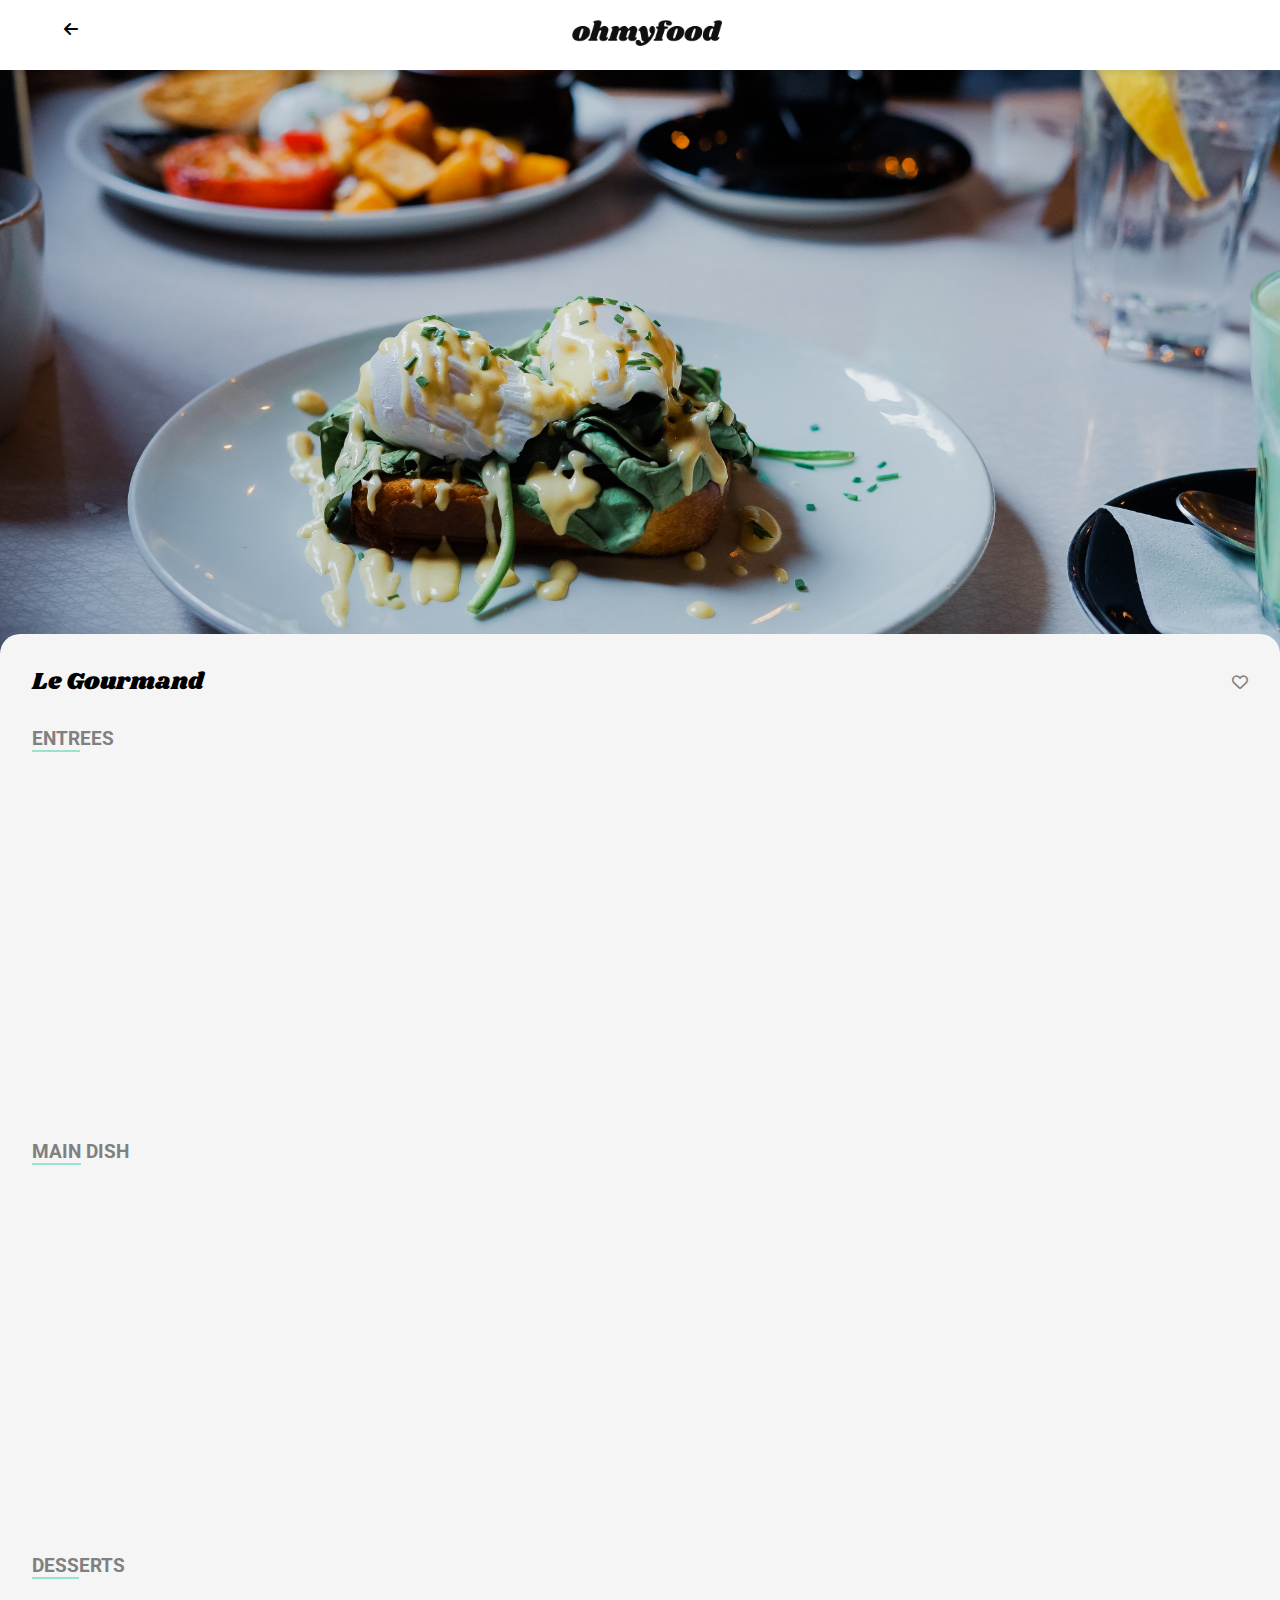
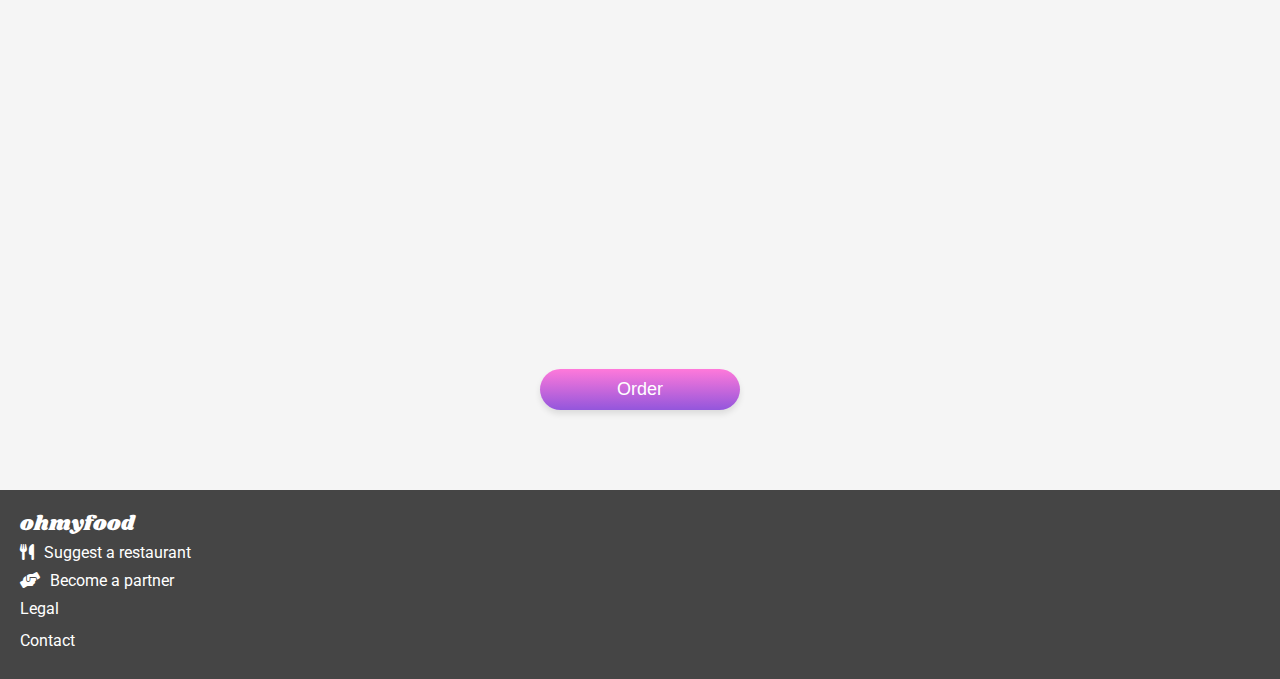
<file: html/legourmand.html>
<!DOCTYPE html>
<html lang="en">

<head>
    <meta charset="UTF-8">
    <meta name="viewport" content="width=device-width, initial-scale=1.0">
    <title>Le Gourmand - OhMyFood</title>
    <link rel="stylesheet" href="https://cdnjs.cloudflare.com/ajax/libs/font-awesome/6.0.0-beta3/css/all.min.css">
    <link rel="stylesheet" href="../styles/headerfooter.css">
    <link rel="stylesheet" href="../styles/category.css">
    <link rel="stylesheet" href="../sass/styles.css">
</head>

<body>
    <!-- Header -->
    <header class="header-container-category">
        <div class="header-category">
            <a href="javascript:history.back()" class="go-back-arrow"><i class="fas fa-arrow-left"></i></a>
            <a href="../index.html">
                <img class="logo" src="../images/logo/ohmyfood.png" alt="OhMyFood Header Logo">
            </a>
            <span></span>
        </div>
    </header>

    <!-- Hero Section Image -->
    <section class="hero-section">
        <img class="hero-section-img" src="../images/restaurants/Bastille.jpg" alt="Bastille">
    </section>

    <!-- Products -->
    <main class="products-parent-container">
        <section class="products-inner-container">
            <div class="bastille-title-container">
                <h2 class="bastille-main-heading">Le Gourmand</h2>
                <i class="fa-regular fa-heart"></i>
            </div>

            <!-- Entree Category -->
            <section class="inner-category">
                <h3 class="entree-main-text-two-parts"><span class="entree-main-text">ENTR</span>EES</h3>

                <!-- Category Products -->
                <article class="category-product">
                    <h4 class="category-product-name">Tuna Carpaccio</h4>
                    <div class="product-category-price-container">
                        <span class="product-category-desc">Seasoned with yuzu</span>
                        <span class="product-category-price">25 €</span>
                    </div>
                    <div class="tick-container">
                        <div class="circle">
                            <i class="fas fa-check"></i>
                        </div>
                    </div>
                </article>

                <!-- 2nd Product -->
                <article class="category-product">
                    <h4 class="category-product-name">Crunchy Lobster Croquets</h4>
                    <div class="product-category-price-container">
                        <span class="product-category-desc">With seasonal vegetables</span>
                        <span class="product-category-price">35 €</span>
                    </div>
                    <div class="tick-container">
                        <div class="circle">
                            <i class="fas fa-check"></i>
                        </div>
                    </div>
                </article>

                <!-- 3rd Product -->
                <article class="category-product">
                    <h4 class="category-product-name">Mushroom Soup</h4>
                    <div class="product-category-price-container">
                        <span class="product-category-desc">With truffles</span>
                        <span class="product-category-price">20 €</span>
                    </div>
                    <div class="tick-container">
                        <div class="circle">
                            <i class="fas fa-check"></i>
                        </div>
                    </div>
                </article>
            </section>

            <!-- MAIN DISH Category -->
            <section class="inner-category">
                <h3 class="entree-main-text-two-parts"><span class="entree-main-text">MAIN</span> DISH</h3>

                <!-- Category Products -->
                <article class="category-product">
                    <h4 class="category-product-name">Roast Chicken with Provencal Herbs</h4>
                    <div class="product-category-price-container">
                        <span class="product-category-desc">With truffle cream</span>
                        <span class="product-category-price">40 €</span>
                    </div>
                    <div class="tick-container">
                        <div class="circle">
                            <i class="fas fa-check"></i>
                        </div>
                    </div>
                </article>

                <!-- 2nd Product -->
                <article class="category-product">
                    <h4 class="category-product-name">Roasted Lobster</h4>
                    <div class="product-category-price-container">
                        <span class="product-category-desc">With seasonal vegetables</span>
                        <span class="product-category-price">35 €</span>
                    </div>
                    <div class="tick-container">
                        <div class="circle">
                            <i class="fas fa-check"></i>
                        </div>
                    </div>
                </article>

                <!-- 3rd Product -->
                <article class="category-product">
                    <h4 class="category-product-name">Angus Beef Ribs</h4>
                    <div class="product-category-price-container">
                        <span class="product-category-desc">With mashed parsnips</span>
                        <span class="product-category-price">44 €</span>
                    </div>
                    <div class="tick-container">
                        <div class="circle">
                            <i class="fas fa-check"></i>
                        </div>
                    </div>
                </article>
            </section>

            <!-- DESSERTS Category -->
            <section class="inner-category">
                <h3 class="entree-main-text-two-parts"><span class="entree-main-text">DESS</span>ERTS</h3>

                <!-- Category Products -->
                <article class="category-product">
                    <h4 class="category-product-name">Assorted Dessert Plate</h4>
                    <div class="product-category-price-container">
                        <span class="product-category-desc">Chef’s choice</span>
                        <span class="product-category-price">18 €</span>
                    </div>
                    <div class="tick-container">
                        <div class="circle">
                            <i class="fas fa-check"></i>
                        </div>
                    </div>
                </article>

                <!-- 2nd Product -->
                <article class="category-product">
                    <h4 class="category-product-name">Crème Brulée</h4>
                    <div class="product-category-price-container">
                        <span class="product-category-desc">Revisited</span>
                        <span class="product-category-price">22 €</span>
                    </div>
                    <div class="tick-container">
                        <div class="circle">
                            <i class="fas fa-check"></i>
                        </div>
                    </div>
                </article>

                <!-- 3rd Product -->
                <article class="category-product">
                    <h4 class="category-product-name">Tiramisu</h4>
                    <div class="product-category-price-container">
                        <span class="product-category-desc">With hazelnuts</span>
                        <span class="product-category-price">23 €</span>
                    </div>
                    <div class="tick-container">
                        <div class="circle">
                            <i class="fas fa-check"></i>
                        </div>
                    </div>
                </article>
            </section>

            <button class="order-button">Order</button>

        </section>
    </main>

    <!-- Footer -->
    <footer class="footer-container">
        <a href="../index.html"><span class="footer-logo-text">ohmyfood</span></a>
        <a href="#"><span class="footer-page"><span class="footer-icon"><i class="fas fa-utensils"></i></span>Suggest a
            restaurant</span></a>
        <a href="#"><span class="footer-page"><span class="footer-icon"><i class="fa-solid fa-handshake-angle"></i></span>Become a
            partner</span></a>
        <a href="#"><span class="footer-page">Legal</span></a>
        <span class="footer-page"><a class="contact" href="mailto:ohmyfood@gmail.com">Contact</a></span>
    </footer>
</body>

</html>
</file>
<file: styles/headerfooter.css>
/* This is for Header & Footer styles */


/* Header */
.header-container {
    display: flex;
    justify-content: center;
    align-items: center;
    padding: 20px 0;
    box-shadow: 0 4px 6px rgba(0, 0, 0, 0.1);
}

.logo {
    width: 150px;
}

.header-container-category {
    padding: 20px 0;
    box-shadow: 0 4px 6px rgba(0, 0, 0, 0.1);
    background-color: #fff;
    position: relative;
    z-index: 1;
}

.header-category {
    display: flex;
    justify-content: space-between;
    width: 90%;
    margin: auto;
}

a {
    color: white;
    text-decoration: none;
}

/* Footer */
.footer-container {
    background-color: #454545;
    color: white;
    padding: 20px;
    display: flex;
    flex-direction: column;
    line-height: 28px;
}

.footer-logo-text {
    font-family: "Shrikhand", cursive;
    font-size: 1.3rem;
    color: white;
    margin-bottom: 14px;
}

.footer-page {
    padding: 4px 0;
    color: white;
    text-decoration: none;
}

.footer-icon {
    margin-right: 10px;
}

.header-go-back-page-icon {
    color: black;
}

.fa-arrow-left {
    color: black;
}

.contact {
    color: white;
    text-decoration: none;
    cursor: pointer;
}
</file>
<file: styles/home.css>
.spinner-container {
    position: fixed;
    top: 0;
    left: 0;
    width: 100%;
    height: 100%;
    display: flex;
    align-items: center;
    justify-content: center;
    z-index: 9999;
}

.spinner {
    border: 8px solid #f3f3f3;
    border-top: 8px solid #3498db;
    border-radius: 50%;
    width: 60px;
    height: 60px;
    animation: spin 2s linear infinite;
}

@keyframes spin {
    0% {
        transform: rotate(0deg);
    }
    100% {
        transform: rotate(360deg);
    }
}

/* To simulate content loading, we use an animation delay */
.content {
    animation: fadeIn 5s ease forwards;
    opacity: 0;
}

@keyframes fadeIn {
    to {
        opacity: 1;
    }
}

/* Hide the spinner and show content after 2 seconds */
@keyframes hideSpinner {
    50% {
        opacity: 1;
        visibility: visible;
    }
    99% {
        opacity: 1;
        visibility: visible;
    }
    100% {
        opacity: 0;
        visibility: hidden;
    }
}

.spinner-container {
    animation: hideSpinner 2s forwards;
}

.content {
    position: relative;
    top: 0;
    left: 0;
    width: 100%;
    height: 100%;
    overflow: auto;
    box-sizing: border-box;
}


.location {
    display: flex;
    justify-content: center;
    padding: 16px 0;
    background-color: #ebebeb;
    box-shadow: inset #ebebeb 0px 30px 30px -20px;

}

.location-text {
    font-size: 18px;
    margin-left: 14px;
}

.book-menu-container {
    padding: 40px 0;
    box-shadow: 0 -4px 6px rgba(0, 0, 0, 0.1);
    background-color: #f8f8f8;
    display: flex;
    flex-direction: column;
    justify-content: center;
    align-items: center;
}

.restaurants-text {
    width: 80%;
    font-size: 20px;
    text-align: center;
    color: #666;
}



/* Restaurants Working */
.restaurant-working {
    width: 80%;
    margin: 37px auto;
}

.choose-restaurant-button {
    position: relative;
    background-color: rgb(237, 237, 237);
    border: none;
    border-radius: 15px;
    color: black;
    width: 100%;
    height: 72px;
    margin: 0 auto 40px 0;
    font-size: 20px;
    font-weight: 600;
    cursor: pointer;
    display: flex;
    align-items: center;
}

.enjoy-restaurant-button {
    position: relative;
    background-color: #e6dbf3;
    border: none;
    border-radius: 15px;
    color: black;
    width: 100%;
    height: 72px;
    margin: 0 auto 40px 0;
    font-size: 20px;
    font-weight: 600;
    cursor: pointer;
    display: flex;
    align-items: center;
}

.choose-restaurant-text {
    width: 80%;
    margin: auto;
    display: flex;
    justify-content: left;
    align-items: center;
    font-size: 17px;
}

.enjoy-restaurant-text {
    width: 80%;
    margin: auto;
    display: flex;
    justify-content: left;
    align-items: center;
    font-size: 14px;
}

.restaurant-single-text {
    margin-left: 10px;
}

.fa-mobile-alt, .fa-list, .fa-store {
    font-size: 20px;
    width: 10%;
    text-align: left;
}

.fa-store {
    color: #9356DC;
}


.choose-restaurant-button-circle {
    position: absolute;
    left: -10px;
    width: 24px;
    height: 24px;
    background-color: #9356DC;
    border-radius: 50%;
    color: white;
    display: flex;
    align-items: center;
    justify-content: center;
    font-size: 14px;
}

.enjoy-restaurant-button-circle {
    position: absolute;
    left: -10px;
    width: 24px;
    height: 24px;
    background-color: #9356DC;
    border-radius: 50%;
    color: white;
    display: flex;
    align-items: center;
    justify-content: center;
    font-size: 14px;
}


/* Restaurants Section */
.restaurants-section-container {
    padding: 40px 0;
    background-color: #f4f4f4;
}

.restaurants-section {
    margin: auto;
    width: 90%;
}


/* Products */
.product-card {
    border: 1px solid #ddd;
    border-radius: 20px;
    overflow: hidden;
    margin-bottom: 20px;
}

.image-container {
    position: relative;
}


.product-img {
    width: 100%;
    height: 180px;
    object-fit: cover;
}

.new-badge {
    position: absolute;
    top: 10px;
    right: 10px;
    background-color: #99E2D0;
    color: green;
    padding: 8px 20px;
    border-radius: 4px;
    font-size: 16px;
    font-weight: bold;
    text-transform: uppercase;
    z-index: 1;
}

.product-info {
    padding: 15px;
    background-color: #fff;
    display: flex;
    justify-content: space-between;
    align-items: center;
}

.product-name {
    font-size: 21px;
    font-weight: 700;
    margin: 0;
    text-decoration: none;
    color: black;
}

a {
    text-decoration: none;
}

.product-location {
    font-size: 18px;
    color: gray;
}

.product-rating {
    position: relative;
    display: inline-block;
}

.heart-icon {
    font-size: 25px;
    color: #000;
    transition: color 0.3s ease;
    cursor: pointer;
}

.heart-icon .fa-solid {
    display: none;
    color: #FF79DA;
    transition: color 0.3s ease;
}

input[type="checkbox"] {
    display: none;
}

input[type="checkbox"]:checked + .heart-icon .fa-regular {
    display: none;
}

input[type="checkbox"]:checked + .heart-icon .fa-solid {
    display: inline;
}

.heart-icon .fa-regular:hover {
    background: linear-gradient(to bottom, #FF79DA, #9356DC);
    -webkit-background-clip: text;
    -webkit-text-fill-color: transparent;
    color: #FF79DA;
    font-weight: 900;
}

.fa-utensils, .fa-handshake-angle {
    font-size:14px;
}

.footer-icons-container {
    display: flex;
    flex-direction: column;
}

@media screen and (min-width: 769px) {
    .products {
        display: flex;
        flex-wrap: wrap;
        justify-content: space-between;
    }
    .product-card {
        width: 49%;
    }

    .product-img {
        height: 250px;
    }
   
}

@media screen and (min-width: 992px) {
    .product-img {
        height: 300px;
    }

    .restaurant-works-container {
        display: flex;
    }

    .choose-restaurant-button, .enjoy-restaurant-button {
        width: 30%;
    }

    .restaurants-section {
        width: 80%;
        margin: auto;
    }

    .footer-icons-container {
        width: 80%;
        margin: auto;
        display: flex;
        flex-direction: column;
    }
    
}
</file>
<file: sass/styles.css>
@import url("https://fonts.googleapis.com/css2?family=Roboto:wght@400;700&family=Shrikhand&display=swap");
body {
  font-family: "Roboto", sans-serif;
  margin: 0;
  padding: 0;
}

.explore-restaurants {
  border-radius: 40px;
  background: linear-gradient(to bottom, #FF79DA, #9356DC);
  border: none;
  color: white;
  padding: 10px 20px;
  font-size: 18px;
  cursor: pointer;
  transition: background 0.3s ease;
  box-shadow: 0 4px 6px rgba(0, 0, 0, 0.1);
}

.explore-restaurants:hover {
  background: linear-gradient(to bottom, #f89bdd, #aa7de2);
  box-shadow: 0 8px 12px rgba(0, 0, 0, 0.2);
}

.order-button {
  border-radius: 40px;
  background: linear-gradient(to bottom, #FF79DA, #9356DC);
  border: none;
  color: white;
  padding: 10px 20px;
  width: 200px;
  font-size: 18px;
  cursor: pointer;
  transition: background 0.3s ease;
  margin: auto;
  display: flex;
  justify-content: center;
  align-items: center;
  box-shadow: 0 4px 6px rgba(0, 0, 0, 0.1);
}

.order-button:hover {
  background: linear-gradient(to bottom, #fab8e7, #ba96e7);
  box-shadow: 0 8px 12px rgba(0, 0, 0, 0.2);
}

/*# sourceMappingURL=styles.css.map */
</file>
<file: styles/category.css>
.hero-section-img {
    width: 100%;
    height: 350px;
    object-fit: cover;
}

.products-parent-container {
    width: 100%;
    background-color: #f5f5f5;
    border-top-left-radius: 20px;
    border-top-right-radius: 20px;
    margin-top: -40px;
    position: relative;
}

.products-inner-container {
    width: 95%;
    margin: auto;
    padding: 20px 0 80px;
}

.bastille-title-container {
    display: flex;
    justify-content: space-between;
    align-items: center;
}

.fa-heart {
    color: gray;
}

.bastille-main-heading {
    margin: 10px 0;
    font-family: "Shrikhand", cursive;
    font-weight: 500;
}

.entree-main-text {
    border-bottom: 2px solid #99E2D0;
    color: gray;
}
.entree-main-text-two-parts{
    color: gray;
}

/* Category Product */
.category-product {
    width: 95%;
    margin: 20px auto;
    border-radius: 20px;
    background-color: white;
    padding: 10px;
    position: relative;
    transition: box-shadow 0.3s ease;
    overflow: hidden;
    cursor: pointer;
    animation: slideIn 1.5s ease-out forwards;
    opacity: 0;
}


.category-product-name {
    font-size: 16px;
}

.product-category-price-container {
    display: flex;
    justify-content: space-between;
    align-items: center;
}

.product-category-desc {
    white-space: nowrap;
    overflow: hidden;
    text-overflow: ellipsis; 
    margin-right: 20px; 
}


.product-category-price {
    white-space: nowrap;
    font-weight: 600;
    transition: transform 0.3s ease;
    margin-right: 40px;
    /* background-color: white; */
    /* padding-left: 10px; */
}

.tick-container {
    position: absolute;
    right: -40px;
    top: 0;
    width: 60px;
    height: 100%;
    background-color: #99E2D0;
    display: flex;
    align-items: center;
    justify-content: center;
    transition: transform 0.3s ease, opacity 0.3s ease;
    opacity: 0;
}

.circle {
    background-color: white;
    border-radius: 50%;
    width: 25px;
    height: 25px;
    display: flex;
    align-items: center;
    justify-content: center;
    transition: transform 0.6s ease-in-out;
}

.fa-check {
    font-size: 10px;
    -webkit-text-stroke: 1px;
}

.tick-container i {
    color: #99E2D0;
    font-size: 10px;
}


.category-product:hover .tick-container {
    transform: translateX(-40px);
    opacity: 1;
}

.category-product:hover .circle {
    transform: rotate(360deg);
}

.category-product:hover .product-category-price {
    transform: translateX(-20px);
}


.inner-category {
    margin-bottom: 30px;
}




@keyframes slideIn {
    0% {
        transform: translateY(50px);
        opacity: 0;
    }
    100% {
        transform: translateY(0);
        opacity: 1;
    }
}

@media screen and (min-width: 769px) {
    .category-product {
        min-width: 100%;
    }

    .hero-section-img {
        width: 100%;
        height: 600px;
        object-fit: cover;
    }
    

    .category-product {
        min-width: 100%;
    }

    .hero-section-img {
        width: 100%;
        height: 600px;
        object-fit: cover;
    }

}
</file>
<file: styles.css>
@import url("https://fonts.googleapis.com/css2?family=Roboto:wght@400;700&family=Shrikhand&display=swap");
body {
  font-family: "Roboto", sans-serif;
  margin: 0;
  padding: 0;
}

.explore-restaurants {
  border-radius: 40px;
  background: linear-gradient(to bottom, #FF79DA, #9356DC);
  border: none;
  color: white;
  padding: 10px 20px;
  font-size: 18px;
  cursor: pointer;
  transition: background 0.3s ease;
  box-shadow: 0 4px 6px rgba(0, 0, 0, 0.1);
}

.explore-restaurants:hover {
  background: linear-gradient(to bottom, #f89bdd, #aa7de2);
  box-shadow: 0 8px 12px rgba(0, 0, 0, 0.2);
}

.order-button {
  border-radius: 40px;
  background: linear-gradient(to bottom, #FF79DA, #9356DC);
  border: none;
  color: white;
  padding: 10px 20px;
  width: 200px;
  font-size: 18px;
  cursor: pointer;
  transition: background 0.3s ease;
  margin: auto;
  display: flex;
  justify-content: center;
  align-items: center;
  box-shadow: 0 4px 6px rgba(0, 0, 0, 0.1);
}

.order-button:hover {
  background: linear-gradient(to bottom, #fab8e7, #ba96e7);
  box-shadow: 0 8px 12px rgba(0, 0, 0, 0.2);
}

/*# sourceMappingURL=styles.css.map */
</file>
